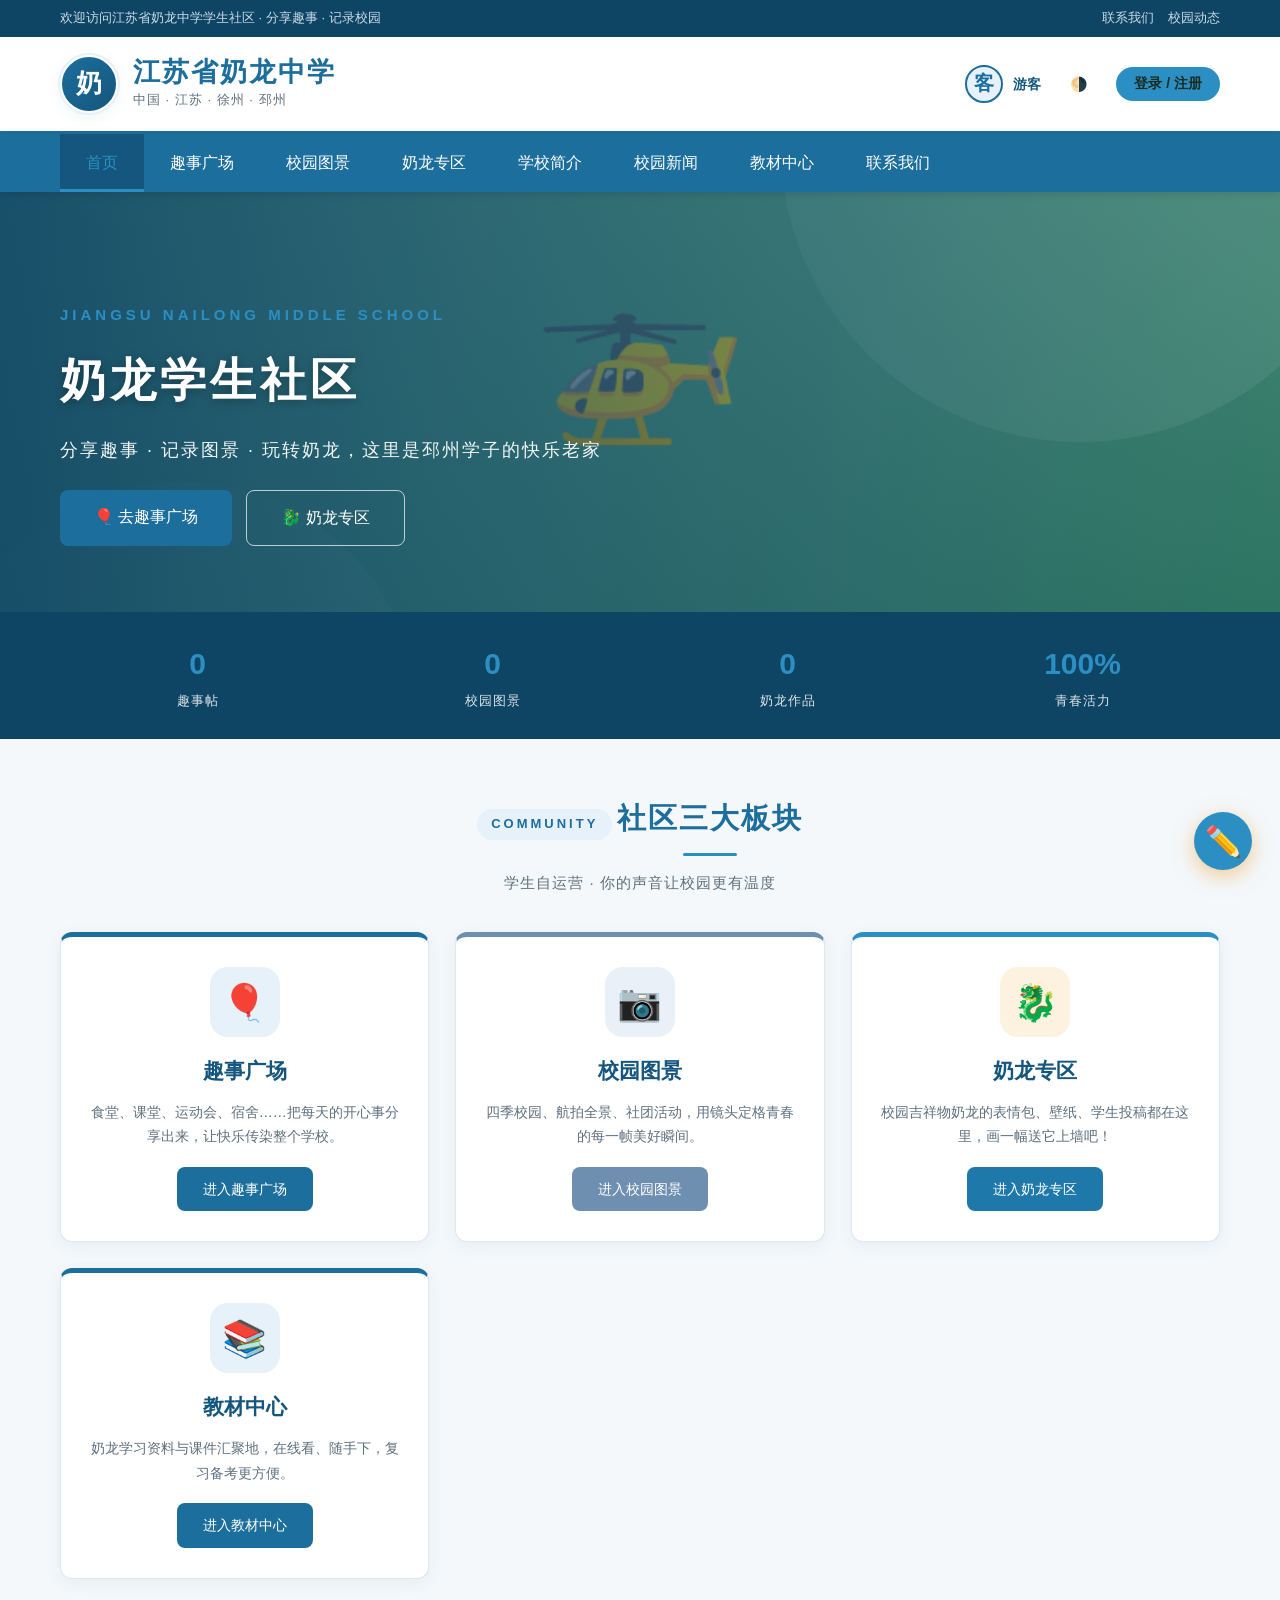
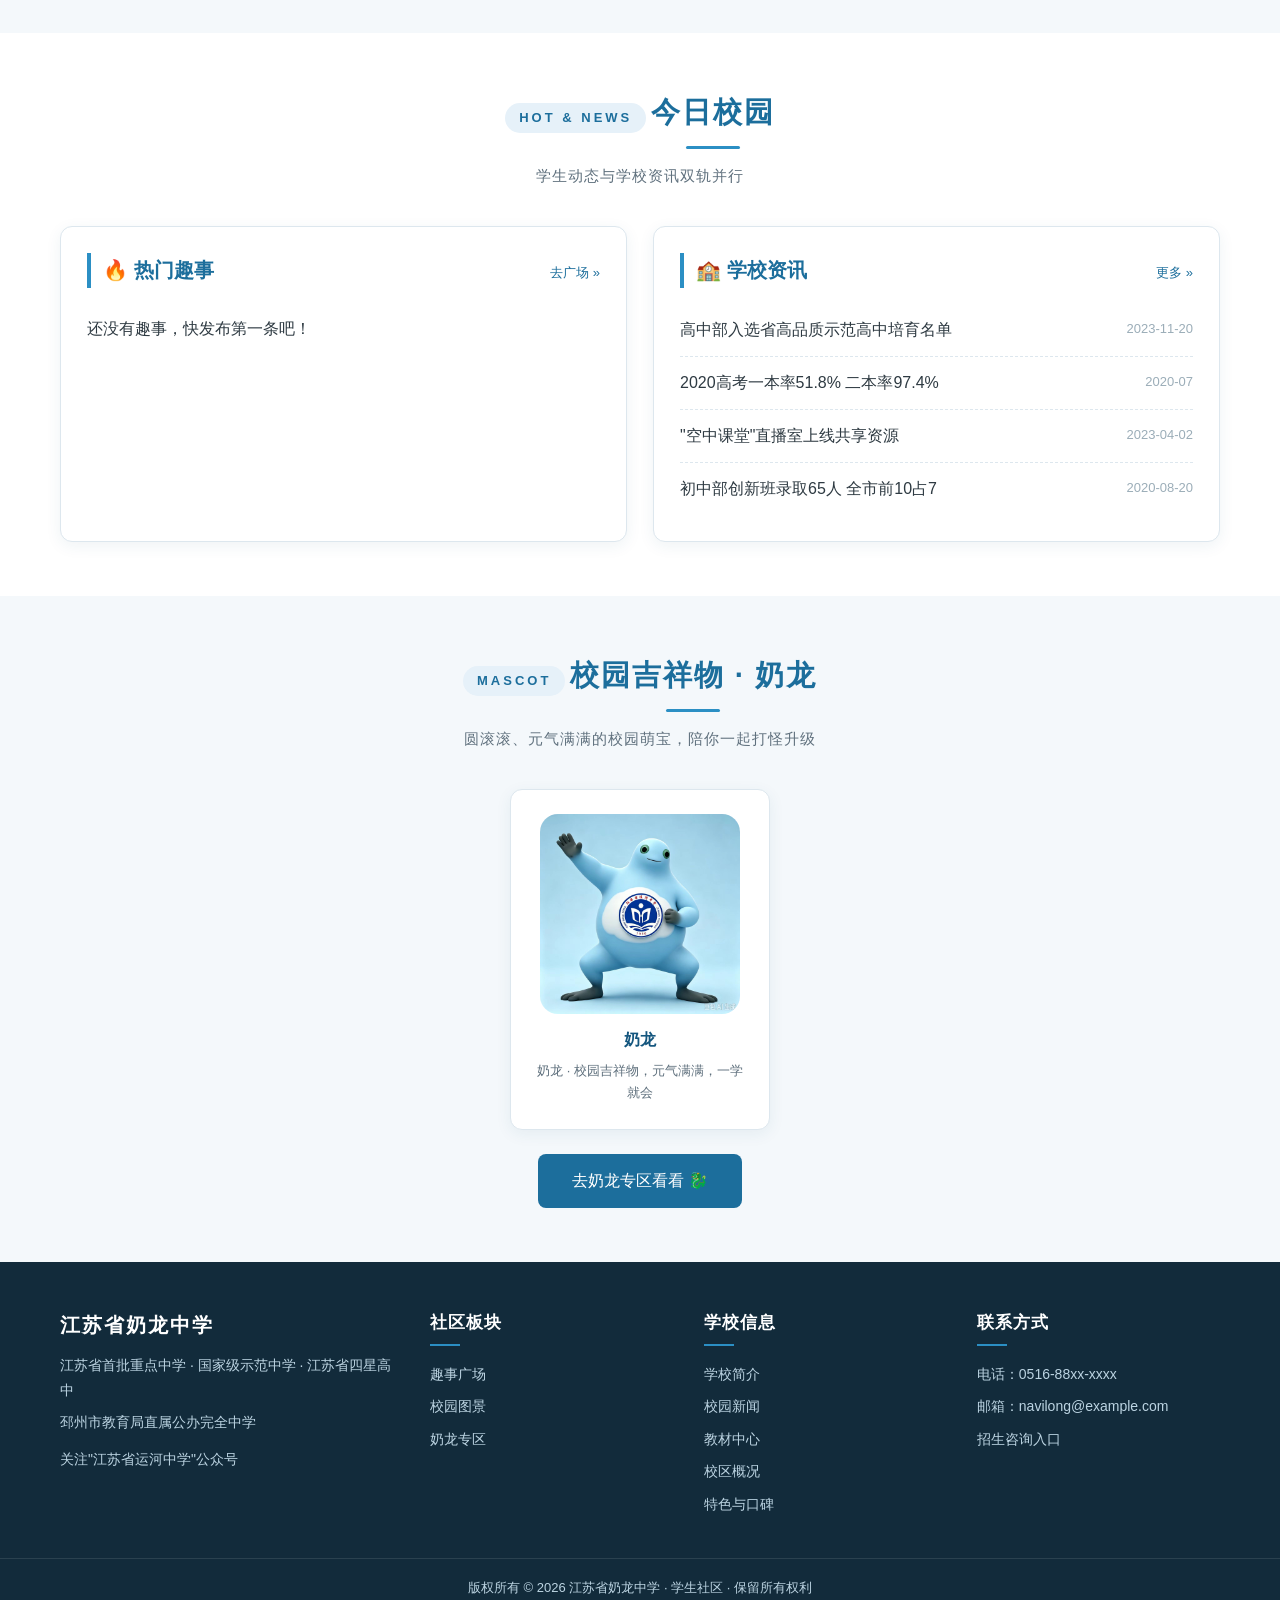
<file: index.html>
<!DOCTYPE html>
<html lang="zh-CN">
<head>
  <meta charset="UTF-8">
  <meta name="viewport" content="width=device-width, initial-scale=1.0">
  <title>江苏省奶龙中学 · 学生社区</title>
  <meta name="description" content="江苏省奶龙中学学生社区：分享校园趣事、记录校园图景、玩转奶龙吉祥物。学校为江苏省首批重点中学、国家级示范中学、江苏省四星高中，坐落于徐州市邳州市。">
  <link rel="stylesheet" href="css/style.css">
  <link rel="stylesheet" href="css/community.css">
</head>
<body>

  <site-header></site-header>

  <!-- 主页横幅 -->
  <section class="hero">
    <div class="hero-bg" style="background-image:url('images/scene-aerial.svg');"></div>
    <div class="hero-overlay"></div>
    <div class="container">
      <div class="hero-text">
        <div class="tagline">JIANGSU NAILONG MIDDLE SCHOOL</div>
        <h2>奶龙学生社区</h2>
        <p>分享趣事 · 记录图景 · 玩转奶龙，这里是邳州学子的快乐老家</p>
        <div class="hero-cta">
          <a class="btn" href="stories.html">🎈 去趣事广场</a>
          <a class="btn ghost" href="nailong.html">🐉 奶龙专区</a>
        </div>
      </div>
    </div>
  </section>

  <!-- 社区统计 -->
  <div class="stat-strip">
    <div class="container">
      <div><div class="count" id="bc-stories">0</div><div class="label">趣事帖</div></div>
      <div><div class="count" id="bc-gallery">0</div><div class="label">校园图景</div></div>
      <div><div class="count" id="bc-nailong">0</div><div class="label">奶龙作品</div></div>
      <div><div class="count">100%</div><div class="label">青春活力</div></div>
    </div>
  </div>

  <!-- 三大板块入口 -->
  <section class="section">
    <div class="container">
      <div class="section-title">
        <span class="eyebrow">COMMUNITY</span>
        <h3>社区三大板块</h3>
        <p>学生自运营 · 你的声音让校园更有温度</p>
      </div>
      <div class="community-entrance">
        <a class="entrance-card" href="stories.html">
          <div class="pic">🎈</div>
          <h4>趣事广场</h4>
          <p>食堂、课堂、运动会、宿舍……把每天的开心事分享出来，让快乐传染整个学校。</p>
          <span class="btn">进入趣事广场</span>
        </a>
        <a class="entrance-card" href="gallery.html" style="border-top-color:#6f8fb0;">
          <div class="pic" style="background:#e9f0f7;">📷</div>
          <h4>校园图景</h4>
          <p>四季校园、航拍全景、社团活动，用镜头定格青春的每一帧美好瞬间。</p>
          <span class="btn" style="background:#6f8fb0;">进入校园图景</span>
        </a>
        <a class="entrance-card" href="nailong.html" style="border-top-color:var(--accent);">
          <div class="pic" style="background:#fdf1df;">🐉</div>
          <h4>奶龙专区</h4>
          <p>校园吉祥物奶龙的表情包、壁纸、学生投稿都在这里，画一幅送它上墙吧！</p>
          <span class="btn" style="background:var(--accent-dark);">进入奶龙专区</span>
        </a>
        <a class="entrance-card" href="textbook.html" style="border-top-color:#1c6e9c;">
          <div class="pic" style="background:#e6f1f9;">📚</div>
          <h4>教材中心</h4>
          <p>奶龙学习资料与课件汇聚地，在线看、随手下，复习备考更方便。</p>
          <span class="btn" style="background:#1c6e9c;">进入教材中心</span>
        </a>
      </div>
    </div>
  </section>

  <!-- 热门趣事 + 学校资讯双轨 -->
  <section class="section" style="background:#fff;">
    <div class="container">
      <div class="section-title">
        <span class="eyebrow">HOT &amp; NEWS</span>
        <h3>今日校园</h3>
        <p>学生动态与学校资讯双轨并行</p>
      </div>
      <div class="dual-grid">
        <div class="panel">
          <div class="panel-head">
            <h4>🔥 热门趣事</h4>
            <a class="more" href="stories.html">去广场 &raquo;</a>
          </div>
          <ul class="mini-list" id="miniStories"></ul>
        </div>
        <div class="panel">
          <div class="panel-head">
            <h4>🏫 学校资讯</h4>
            <a class="more" href="news.html">更多 &raquo;</a>
          </div>
          <ul class="news-list">
            <li><span><a href="news.html">高中部入选省高品质示范高中培育名单</a></span><span class="date">2023-11-20</span></li>
            <li><span><a href="news.html">2020高考一本率51.8% 二本率97.4%</a></span><span class="date">2020-07</span></li>
            <li><span><a href="news.html">"空中课堂"直播室上线共享资源</a></span><span class="date">2023-04-02</span></li>
            <li><span><a href="campus.html">初中部创新班录取65人 全市前10占7</a></span><span class="date">2020-08-20</span></li>
          </ul>
        </div>
      </div>
    </div>
  </section>

  <!-- 奶龙预热 -->
  <section class="section">
    <div class="container">
      <div class="section-title">
        <span class="eyebrow">MASCOT</span>
        <h3>校园吉祥物 · 奶龙</h3>
        <p>圆滚滚、元气满满的校园萌宝，陪你一起打怪升级</p>
      </div>
      <div style="text-align:center;">
        <div class="mascot-card" style="display:inline-block;max-width:260px;margin:0 auto;">
          <img src="images/mascot-a.jpg" alt="校园吉祥物奶龙" style="width:200px;height:200px;object-fit:cover;border-radius:18px;">
          <h4>奶龙</h4>
          <p>奶龙 · 校园吉祥物，元气满满，一学就会</p>
        </div>
        <div style="margin-top:24px;">
          <a class="btn" href="nailong.html">去奶龙专区看看 🐉</a>
        </div>
      </div>
    </div>
  </section>

  <site-footer></site-footer>

  <div class="float-actions">
    <button class="fab" id="fabCompose" title="发布趣事">✏️</button>
  </div>

  <script src="js/layout.js"></script>
  <script src="js/config.js"></script>
  <script src="js/community.js"></script>
  <script src="js/main.js"></script>
</body>
</html>
</file>
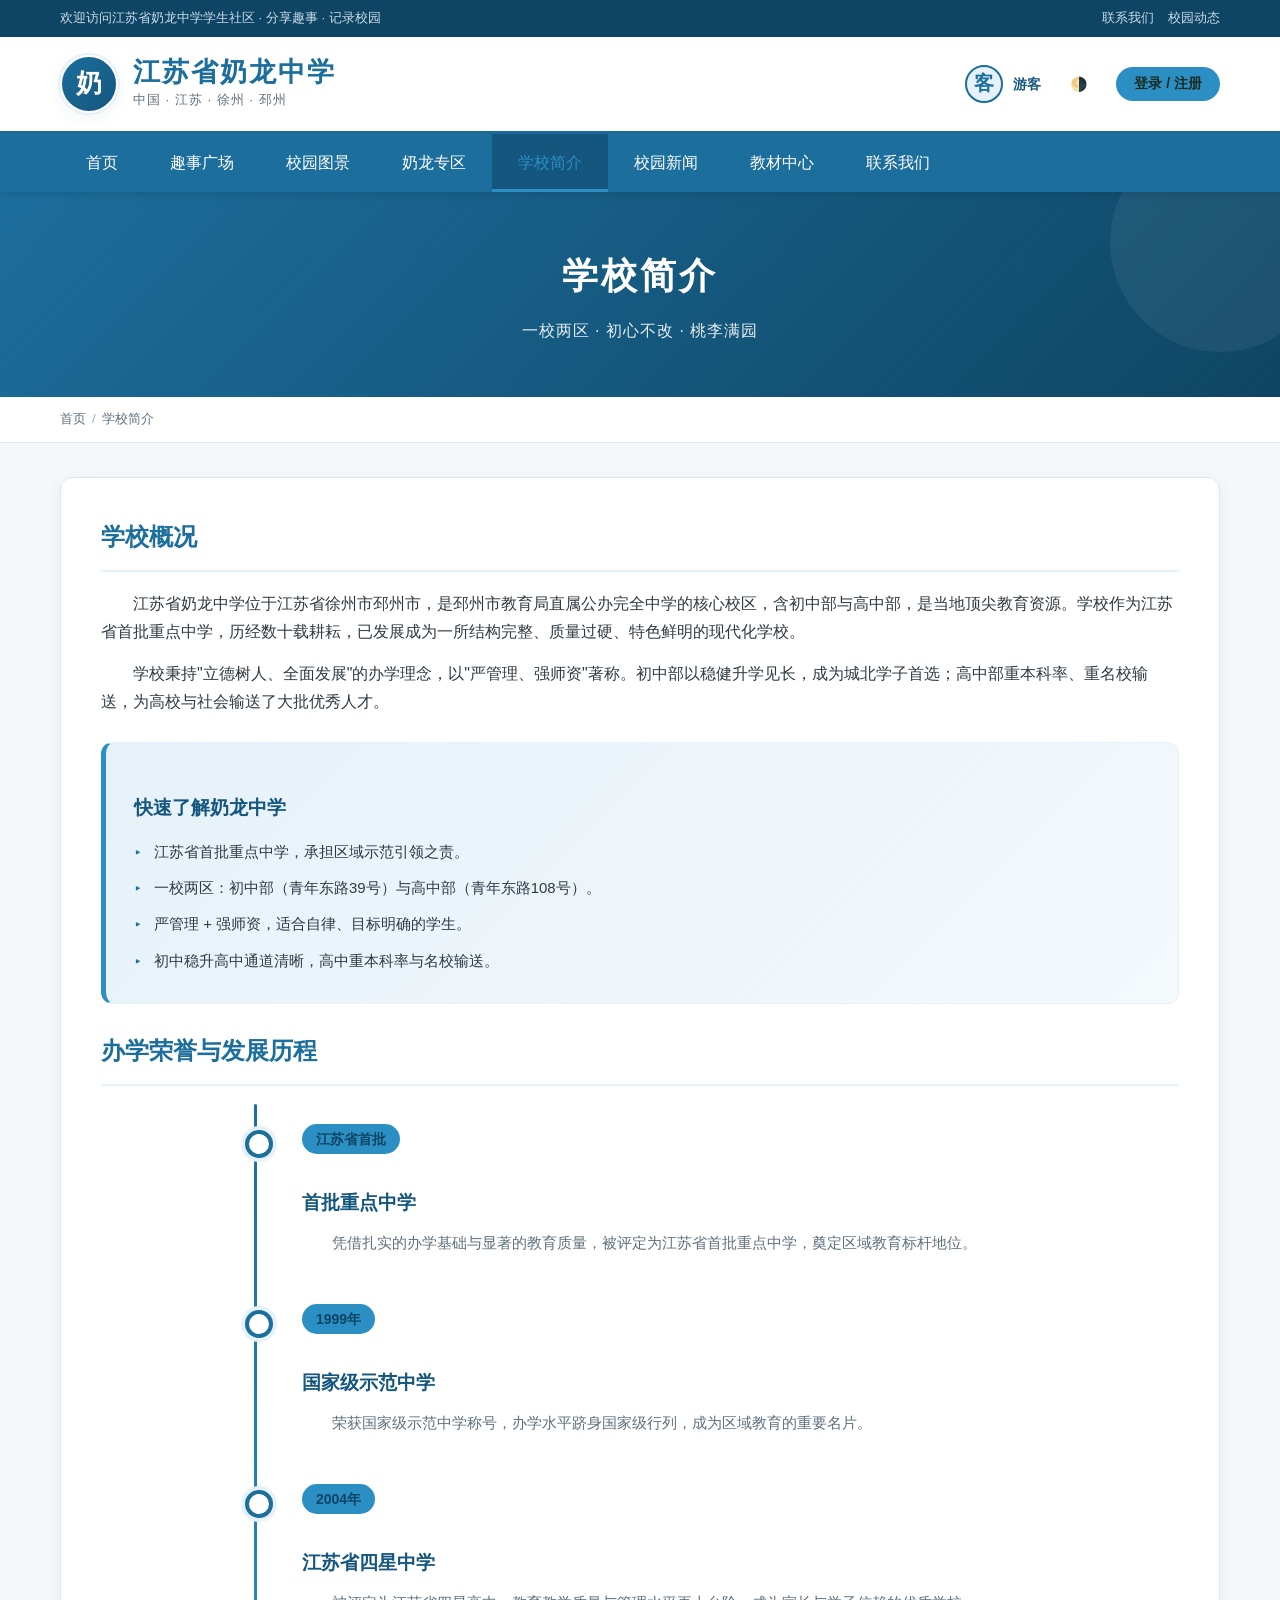
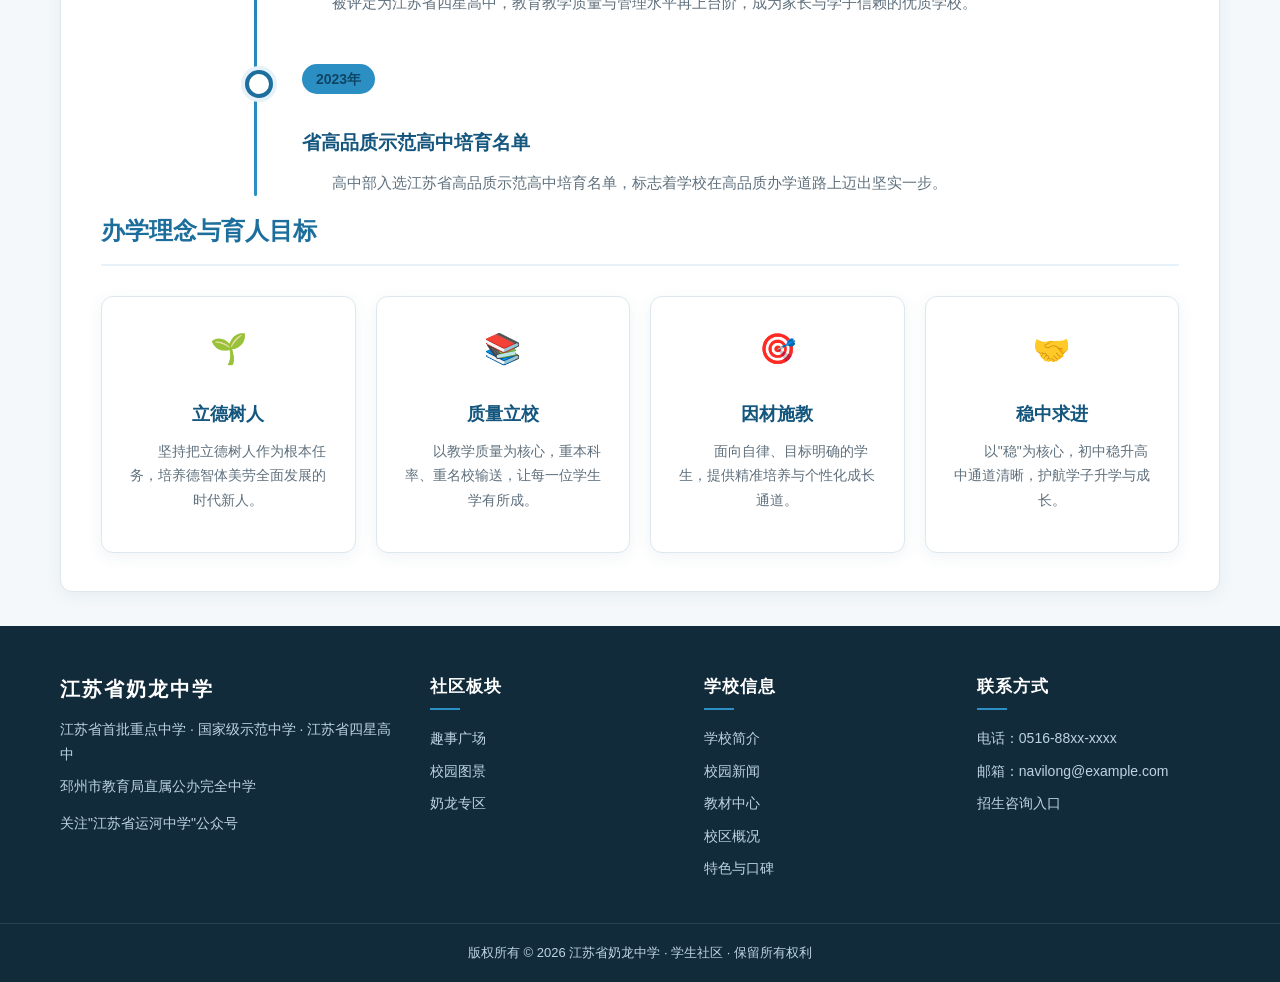
<file: about.html>
<!DOCTYPE html>
<html lang="zh-CN">
<head>
  <meta charset="UTF-8">
  <meta name="viewport" content="width=device-width, initial-scale=1.0">
  <title>学校简介 - 江苏省奶龙中学</title>
  <meta name="description" content="江苏省奶龙中学历史沿革：江苏省首批重点中学、1999年国家级示范中学、2004年江苏省四星高中，2023年入选省高品质示范高中培育名单。">
  <link rel="stylesheet" href="css/style.css">
  <link rel="stylesheet" href="css/community.css">
</head>
<body>

  <site-header></site-header>

  <!-- 子页面横幅 -->
  <section class="page-banner">
    <h2>学校简介</h2>
    <p>一校两区 · 初心不改 · 桃李满园</p>
  </section>

  <!-- 面包屑 -->
  <div class="crumbs">
    <div class="container">
      <a href="index.html">首页</a><span class="sep">/</span>学校简介
    </div>
  </div>

  <!-- 简介正文 -->
  <div class="container">
    <div class="content">
      <h3>学校概况</h3>
      <p>
        江苏省奶龙中学位于江苏省徐州市邳州市，是邳州市教育局直属公办完全中学的核心校区，含初中部与高中部，是当地顶尖教育资源。学校作为江苏省首批重点中学，历经数十载耕耘，已发展成为一所结构完整、质量过硬、特色鲜明的现代化学校。
      </p>
      <p>
        学校秉持"立德树人、全面发展"的办学理念，以"严管理、强师资"著称。初中部以稳健升学见长，成为城北学子首选；高中部重本科率、重名校输送，为高校与社会输送了大批优秀人才。
      </p>

      <div class="callout">
        <h4>快速了解奶龙中学</h4>
        <ul>
          <li>江苏省首批重点中学，承担区域示范引领之责。</li>
          <li>一校两区：初中部（青年东路39号）与高中部（青年东路108号）。</li>
          <li>严管理 + 强师资，适合自律、目标明确的学生。</li>
          <li>初中稳升高中通道清晰，高中重本科率与名校输送。</li>
        </ul>
      </div>

      <h3>办学荣誉与发展历程</h3>
      <div class="timeline">
        <div class="timeline-item">
          <span class="year">江苏省首批</span>
          <h4>首批重点中学</h4>
          <p>凭借扎实的办学基础与显著的教育质量，被评定为江苏省首批重点中学，奠定区域教育标杆地位。</p>
        </div>
        <div class="timeline-item">
          <span class="year">1999年</span>
          <h4>国家级示范中学</h4>
          <p>荣获国家级示范中学称号，办学水平跻身国家级行列，成为区域教育的重要名片。</p>
        </div>
        <div class="timeline-item">
          <span class="year">2004年</span>
          <h4>江苏省四星中学</h4>
          <p>被评定为江苏省四星高中，教育教学质量与管理水平再上台阶，成为家长与学子信赖的优质学校。</p>
        </div>
        <div class="timeline-item">
          <span class="year">2023年</span>
          <h4>省高品质示范高中培育名单</h4>
          <p>高中部入选江苏省高品质示范高中培育名单，标志着学校在高品质办学道路上迈出坚实一步。</p>
        </div>
      </div>

      <h3>办学理念与育人目标</h3>
      <div class="values">
        <div class="value-item">
          <div class="icon">🌱</div>
          <h4>立德树人</h4>
          <p>坚持把立德树人作为根本任务，培养德智体美劳全面发展的时代新人。</p>
        </div>
        <div class="value-item">
          <div class="icon">📚</div>
          <h4>质量立校</h4>
          <p>以教学质量为核心，重本科率、重名校输送，让每一位学生学有所成。</p>
        </div>
        <div class="value-item">
          <div class="icon">🎯</div>
          <h4>因材施教</h4>
          <p>面向自律、目标明确的学生，提供精准培养与个性化成长通道。</p>
        </div>
        <div class="value-item">
          <div class="icon">🤝</div>
          <h4>稳中求进</h4>
          <p>以"稳"为核心，初中稳升高中通道清晰，护航学子升学与成长。</p>
        </div>
      </div>
    </div>
  </div>

  <!-- 页脚 -->
  <site-footer></site-footer>

  <script src="js/layout.js"></script>
  <script src="js/config.js"></script>
  <script src="js/community.js"></script>
  <script src="js/main.js"></script>
</body>
</html>
</file>
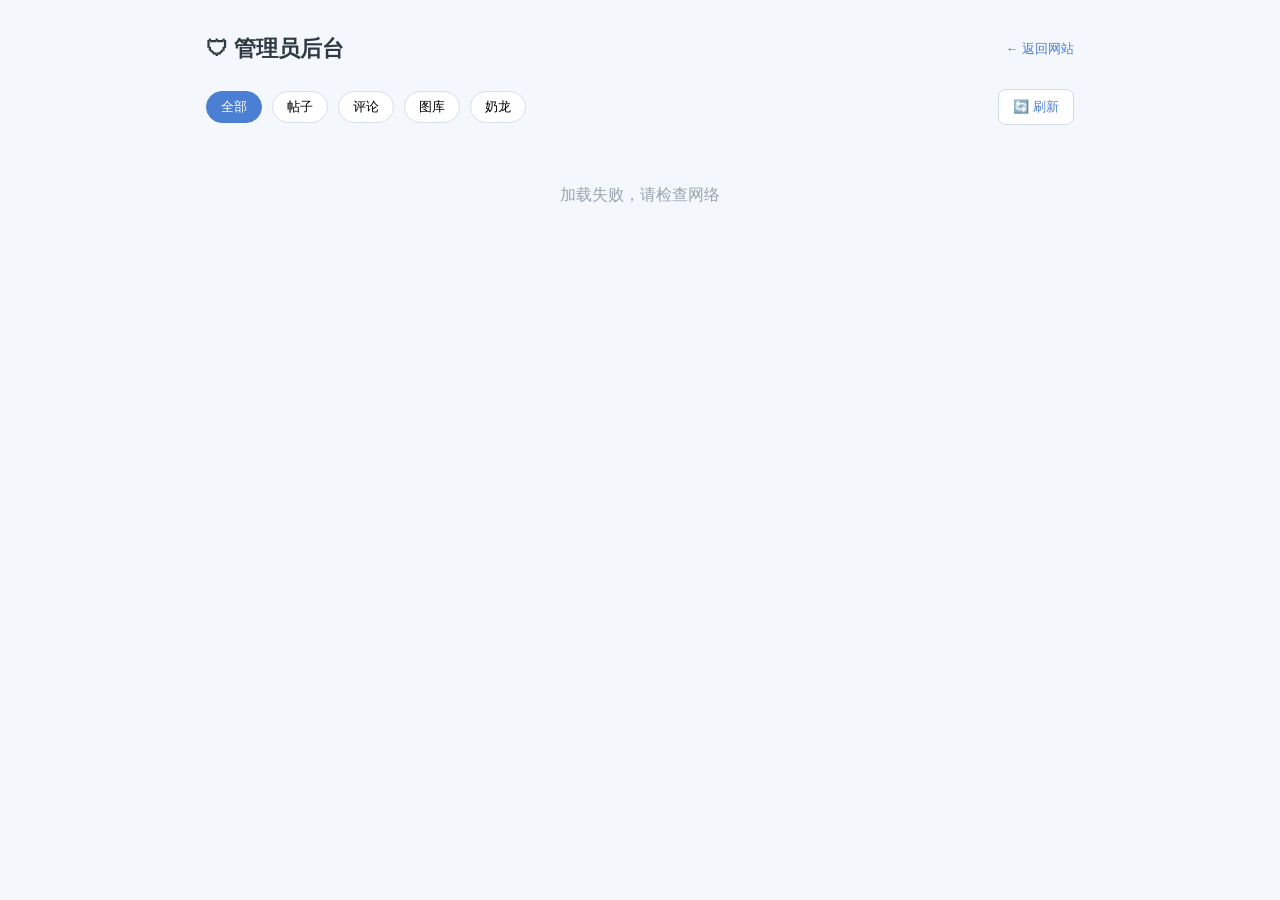
<file: admin.html>
<!DOCTYPE html>
<html lang="zh-CN">
<head>
<meta charset="UTF-8">
<meta name="viewport" content="width=device-width, initial-scale=1.0">
<title>管理员后台 · 奶龙社区</title>
<link rel="stylesheet" href="css/style.css">
<style>
  body { background:#f4f7fb; }
  .admin-wrap { max-width:900px; margin:0 auto; padding:30px 16px; }
  .admin-head { display:flex; align-items:center; justify-content:space-between; margin-bottom:20px; }
  .admin-head h1 { font-size:22px; }
  .admin-card { background:#fff; border-radius:14px; padding:18px 20px; box-shadow:0 2px 10px rgba(0,0,0,.06); margin-bottom:16px; }
  .admin-card .row { display:flex; align-items:flex-start; justify-content:space-between; gap:12px; }
  .admin-card .meta { font-size:13px; color:#8a94a0; margin-top:6px; }
  .admin-card .preview { margin-top:8px; padding:10px 12px; background:#f7f9fc; border-radius:8px; font-size:14px; color:#333; }
  .btn-danger { background:#e05252; color:#fff; border:none; padding:8px 14px; border-radius:8px; cursor:pointer; font-size:13px; }
  .btn-danger:hover { background:#c93f3f; }
  .btn-ghost { background:#fff; color:#4a7fd4; border:1px solid #cfdbea; padding:8px 14px; border-radius:8px; cursor:pointer; font-size:13px; }
  .empty { text-align:center; color:#9aa5b0; padding:40px 0; }
  .bar { display:flex; gap:10px; flex-wrap:wrap; align-items:center; margin-bottom:16px; }
  .pill { padding:6px 14px; border-radius:20px; font-size:13px; cursor:pointer; border:1px solid #d5e0ee; background:#fff; }
  .pill.active { background:#4a7fd4; color:#fff; border-color:#4a7fd4; }
  details { margin-top:8px; }
  details summary { cursor:pointer; color:#4a7fd4; font-size:13px; }
  .detail-box { margin-top:8px; padding:10px 12px; background:#f7f9fc; border-radius:8px; font-size:13px; color:#444; white-space:pre-wrap; word-break:break-word; }
  .tag { font-size:12px; padding:2px 8px; border-radius:10px; background:#eef2f8; color:#5a6b81; }
</style>
</head>
<body>
<div class="admin-wrap">
  <div class="admin-head">
    <h1>🛡 管理员后台</h1>
    <a href="index.html" style="font-size:13px;color:#4a7fd4;text-decoration:none;">← 返回网站</a>
  </div>

  <div class="bar">
    <button class="pill active" data-f="all">全部</button>
    <button class="pill" data-f="post">帖子</button>
    <button class="pill" data-f="comment">评论</button>
    <button class="pill" data-f="gallery">图库</button>
    <button class="pill" data-f="nailong">奶龙</button>
    <button class="btn-ghost" id="refreshBtn" style="margin-left:auto;">🔄 刷新</button>
  </div>

  <div id="list"></div>
</div>

<script src="js/config.js"></script>
<script>
(function () {
  'use strict';
  var SUPA = window.NL_CONFIG.supabaseUrl;
  var KEY = window.NL_CONFIG.supabaseKey;
  function sup(path, opts) {
    var headers = { 'apikey': KEY, 'Authorization': 'Bearer ' + KEY, 'Content-Type': 'application/json', 'Prefer': 'return=minimal' };
    return fetch(SUPA + '/rest/v1/' + path, Object.assign({ headers: headers }, opts || {}));
  }
  var kindName = { post: '帖子', comment: '评论', gallery: '图库', nailong: '奶龙' };
  var kindTable = { post: 'posts', comment: 'comments', gallery: 'gallery', nailong: 'nailong' };
  var filter = 'all';
  var list = document.getElementById('list');

  function timeAgo(t) {
    var s = (Date.now() - new Date(t).getTime()) / 1000;
    if (s < 60) return '刚刚';
    if (s < 3600) return Math.floor(s / 60) + ' 分钟前';
    if (s < 86400) return Math.floor(s / 3600) + ' 小时前';
    return new Date(t).toLocaleString('zh-CN');
  }

  function loadReports() {
    list.innerHTML = '<div class="empty">加载中…</div>';
    sup('reports?select=*&order=created.desc')
      .then(function (r) { return r.json(); })
      .then(function (rows) {
        if (!Array.isArray(rows)) { list.innerHTML = '<div class="empty">读取失败</div>'; return; }
        if (!rows.length) { list.innerHTML = '<div class="empty">🎉 暂无举报</div>'; return; }
        var arr = rows;
        if (filter !== 'all') arr = arr.filter(function (x) { return x.kind === filter; });
        if (!arr.length) { list.innerHTML = '<div class="empty">该分类暂无举报</div>'; return; }
        list.innerHTML = arr.map(reportCard).join('');
        bindActions();
      })
      .catch(function () { list.innerHTML = '<div class="empty">加载失败，请检查网络</div>'; });
  }

  function reportCard(r) {
    var id = r.id;
    var safeId = String(id);
    return '<div class="admin-card" data-rid="' + safeId + '">' +
      '<div class="row">' +
        '<div><span class="tag">' + (kindName[r.kind] || r.kind) + '</span> ' +
          '<strong>' + escapeHtml((r.preview || '(无预览)')) + '</strong></div>' +
        '<div style="display:flex;gap:8px;flex-shrink:0;">' +
          '<button class="btn-ghost" data-view="' + safeId + '">查看</button>' +
          '<button class="btn-danger" data-del="' + safeId + '">删除</button>' +
        '</div>' +
      '</div>' +
      '<div class="meta">举报ID：' + (r.target_id || '-') + ' · 时间：' + timeAgo(r.created) + '</div>' +
      '<div class="detail-box" id="detail-' + safeId + '" style="display:none;">加载中…</div>' +
    '</div>';
  }

  function escapeHtml(s) {
    return String(s == null ? '' : s).replace(/[&<>"']/g, function (m) {
      return { '&': '&amp;', '<': '&lt;', '>': '&gt;', '"': '&quot;', "'": '&#39;' }[m];
    });
  }

  function bindActions() {
    var cards = list.querySelectorAll('.admin-card');
    cards.forEach(function (card) {
      var rid = card.getAttribute('data-rid');
      var view = card.querySelector('[data-view]');
      var del = card.querySelector('[data-del]');
      if (view) view.addEventListener('click', function () { toggleDetail(rid, card); });
      if (del) del.addEventListener('click', function () { doDelete(rid, card); });
    });
  }

  function findReport(rid, cb) {
    sup('reports?select=*&id=eq.' + encodeURIComponent(rid))
      .then(function (r) { return r.json(); })
      .then(function (rows) {
        var r = (Array.isArray(rows) && rows[0]) ? rows[0] : null;
        if (r) { cb(r); } else { alert('未找到该举报记录'); }
      })
      .catch(function () { alert('查找失败'); });
  }

  function toggleDetail(rid, card) {
    var box = document.getElementById('detail-' + rid);
    if (!box) return;
    if (box.style.display !== 'none') { box.style.display = 'none'; return; }
    box.style.display = 'block';
    findReport(rid, function (r) {
      var table = kindTable[r.kind];
      var id = r.target_id;
      if (!table || !id) { box.textContent = '（找不到对应内容引用）'; return; }
      sup(table + '?select=*&id=eq.' + encodeURIComponent(id))
        .then(function (resp) { return resp.json(); })
        .then(function (rows) {
          var item = (Array.isArray(rows) && rows[0]) ? rows[0] : null;
          if (!item) { box.textContent = '（原内容已被删除或不存在）'; return; }
          var txt = '';
          if (r.kind === 'post') txt = '标题：' + (item.title || '') + '\n正文：' + (item.body || '');
          else if (r.kind === 'comment') txt = '评论：' + (item.text || '') + '（by ' + (item.author_name || '') + '）';
          else if (r.kind === 'gallery') txt = '图片标题：' + (item.title || '') + '\n作者：' + (item.author || '');
          else if (r.kind === 'nailong') txt = '标题：' + (item.title || '') + '\n作者：' + (item.author || '');
          box.textContent = txt || '（内容为空）';
        })
        .catch(function () { box.textContent = '读取原文失败'; });
    });
  }

  function doDelete(rid, card) {
    if (!confirm('确定要删除这条被举报内容吗？删除后全网都会消失。')) return;
    findReport(rid, function (r) {
      var table = kindTable[r.kind];
      var id = r.target_id;
      var steps = [];
      if (table && id) {
        steps.push(sup(table + '?id=eq.' + encodeURIComponent(id), { method: 'DELETE' }));
      }
      // 若删除的是帖子，顺带删其评论
      if (r.kind === 'post' && id) {
        steps.push(sup('comments?post_id=eq.' + encodeURIComponent(id), { method: 'DELETE' }));
      }
      // 删除举报记录
      steps.push(sup('reports?id=eq.' + encodeURIComponent(rid), { method: 'DELETE' }));
      Promise.all(steps)
        .then(function () { alert('已删除 ✅'); loadReports(); })
        .catch(function () { alert('删除出错，请重试'); });
    });
  }

  // 过滤器
  document.querySelectorAll('.pill').forEach(function (p) {
    p.addEventListener('click', function () {
      document.querySelectorAll('.pill').forEach(function (x) { x.classList.remove('active'); });
      p.classList.add('active');
      filter = p.getAttribute('data-f');
      loadReports();
    });
  });

  document.getElementById('refreshBtn').addEventListener('click', loadReports);

  loadReports();
})();
</script>
</body>
</html>
</file>
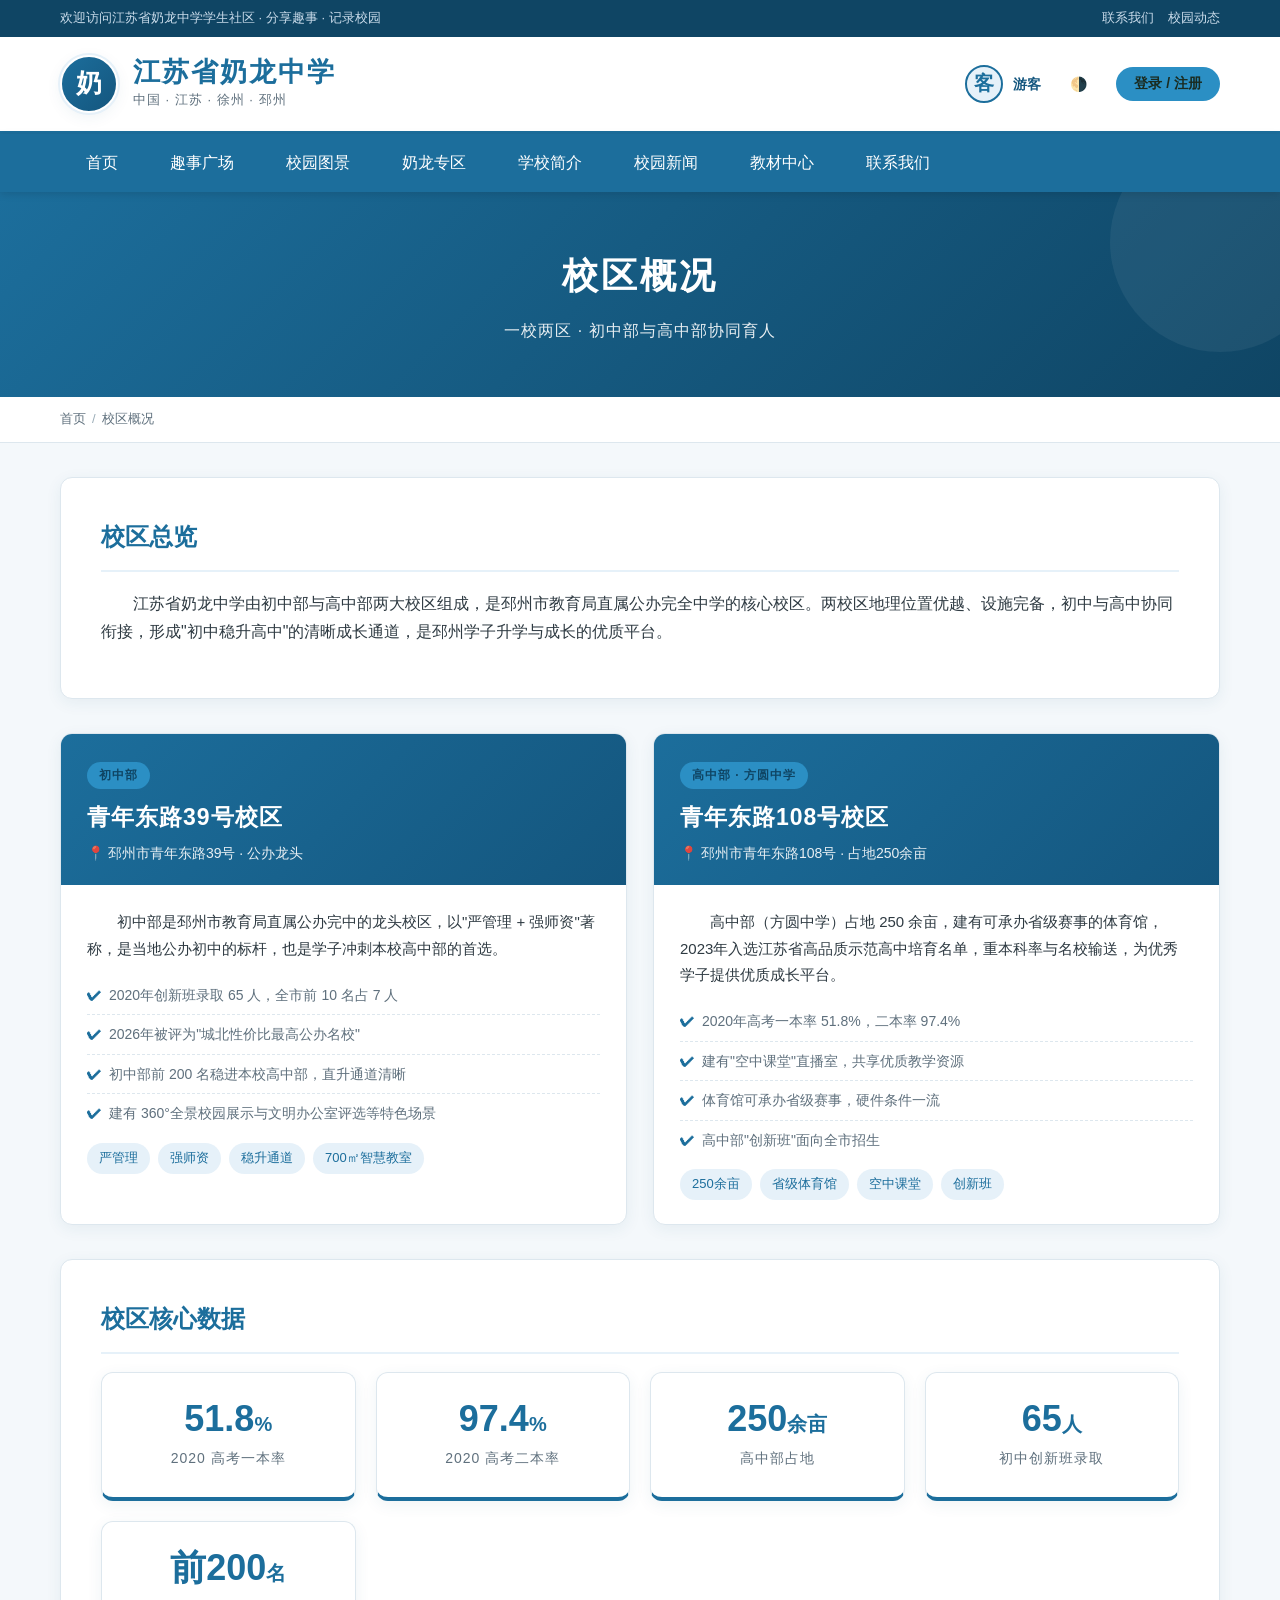
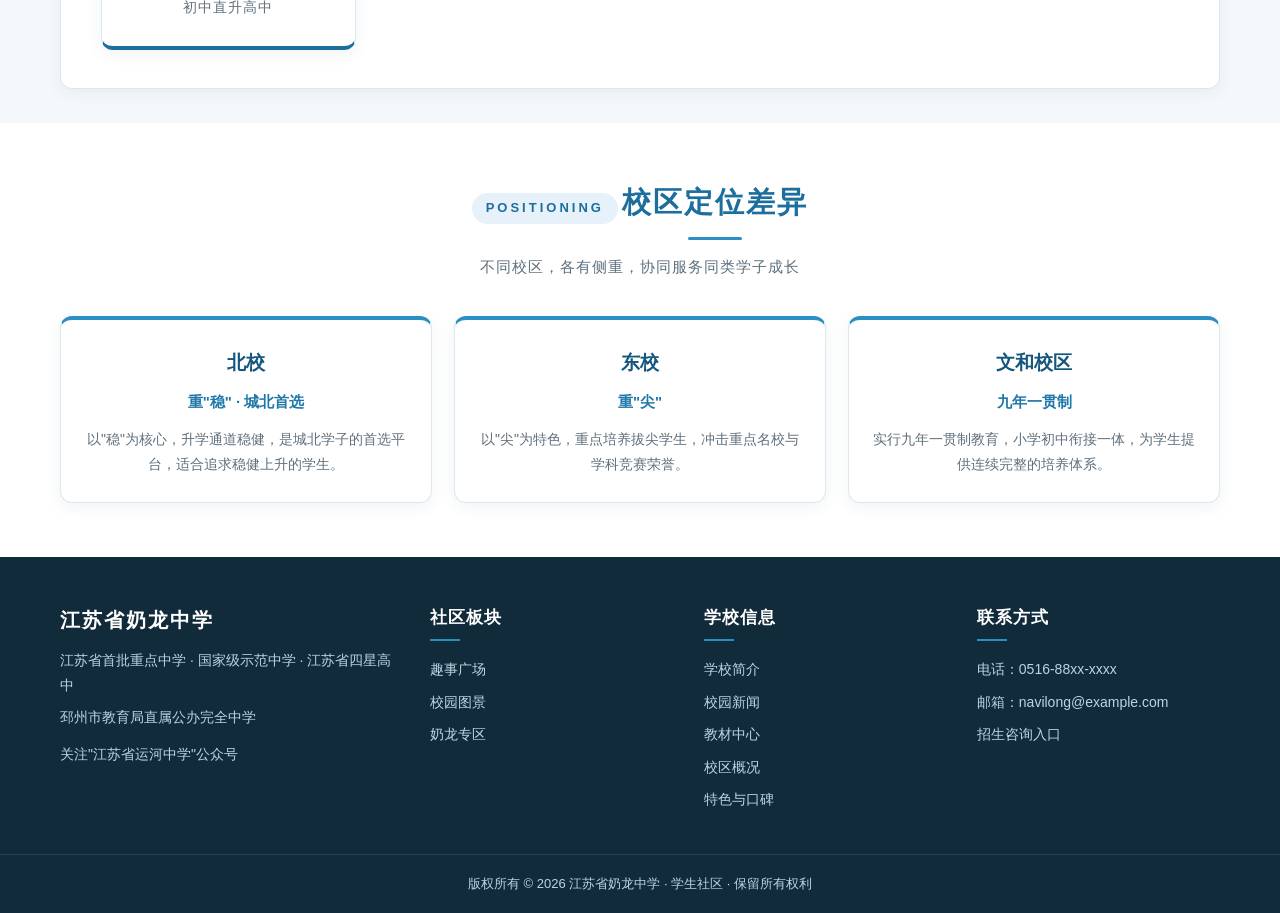
<file: campus.html>
<!DOCTYPE html>
<html lang="zh-CN">
<head>
  <meta charset="UTF-8">
  <meta name="viewport" content="width=device-width, initial-scale=1.0">
  <title>校区概况 - 江苏省奶龙中学</title>
  <meta name="description" content="江苏省奶龙中学一校两区：初中部位于青年东路39号，高中部（方圆中学）位于青年东路108号，占地250余亩，含体育馆。">
  <link rel="stylesheet" href="css/style.css">
  <link rel="stylesheet" href="css/community.css">
</head>
<body>

  <site-header></site-header>

  <!-- 子页面横幅 -->
  <section class="page-banner">
    <h2>校区概况</h2>
    <p>一校两区 · 初中部与高中部协同育人</p>
  </section>

  <!-- 面包屑 -->
  <div class="crumbs">
    <div class="container">
      <a href="index.html">首页</a><span class="sep">/</span>校区概况
    </div>
  </div>

  <!-- 校区介绍 -->
  <div class="container">
    <div class="content">
      <h3>校区总览</h3>
      <p>
        江苏省奶龙中学由初中部与高中部两大校区组成，是邳州市教育局直属公办完全中学的核心校区。两校区地理位置优越、设施完备，初中与高中协同衔接，形成"初中稳升高中"的清晰成长通道，是邳州学子升学与成长的优质平台。
      </p>
    </div>

    <div class="campus-grid" style="margin-bottom:10px;">
      <div class="campus-card">
        <div class="campus-head">
          <span class="tag">初中部</span>
          <h4>青年东路39号校区</h4>
          <div class="addr">📍 邳州市青年东路39号 · 公办龙头</div>
        </div>
        <div class="campus-body">
          <p>
            初中部是邳州市教育局直属公办完中的龙头校区，以"严管理 + 强师资"著称，是当地公办初中的标杆，也是学子冲刺本校高中部的首选。
          </p>
          <ul class="points">
            <li>2020年创新班录取 65 人，全市前 10 名占 7 人</li>
            <li>2026年被评为"城北性价比最高公办名校"</li>
            <li>初中部前 200 名稳进本校高中部，直升通道清晰</li>
            <li>建有 360°全景校园展示与文明办公室评选等特色场景</li>
          </ul>
          <div class="tag-row">
            <span>严管理</span><span>强师资</span><span>稳升通道</span><span>700㎡智慧教室</span>
          </div>
        </div>
      </div>

      <div class="campus-card">
        <div class="campus-head">
          <span class="tag">高中部 · 方圆中学</span>
          <h4>青年东路108号校区</h4>
          <div class="addr">📍 邳州市青年东路108号 · 占地250余亩</div>
        </div>
        <div class="campus-body">
          <p>
            高中部（方圆中学）占地 250 余亩，建有可承办省级赛事的体育馆，2023年入选江苏省高品质示范高中培育名单，重本科率与名校输送，为优秀学子提供优质成长平台。
          </p>
          <ul class="points">
            <li>2020年高考一本率 51.8%，二本率 97.4%</li>
            <li>建有"空中课堂"直播室，共享优质教学资源</li>
            <li>体育馆可承办省级赛事，硬件条件一流</li>
            <li>高中部"创新班"面向全市招生</li>
          </ul>
          <div class="tag-row">
            <span>250余亩</span><span>省级体育馆</span><span>空中课堂</span><span>创新班</span>
          </div>
        </div>
      </div>
    </div>

    <!-- 数据亮点 -->
    <div class="content">
      <h3>校区核心数据</h3>
      <div class="data-cards">
        <div class="data-card">
          <div class="big">51.8<span class="unit">%</span></div>
          <div class="desc">2020 高考一本率</div>
        </div>
        <div class="data-card">
          <div class="big">97.4<span class="unit">%</span></div>
          <div class="desc">2020 高考二本率</div>
        </div>
        <div class="data-card">
          <div class="big">250<span class="unit">余亩</span></div>
          <div class="desc">高中部占地</div>
        </div>
        <div class="data-card">
          <div class="big">65<span class="unit">人</span></div>
          <div class="desc">初中创新班录取</div>
        </div>
        <div class="data-card">
          <div class="big">前200<span class="unit">名</span></div>
          <div class="desc">初中直升高中</div>
        </div>
      </div>
    </div>
  </div>

  <!-- 定位差异 -->
  <section class="section" style="background:#fff;">
    <div class="container">
      <div class="section-title">
        <span class="eyebrow">POSITIONING</span>
        <h3>校区定位差异</h3>
        <p>不同校区，各有侧重，协同服务同类学子成长</p>
      </div>
      <div class="diff-grid">
        <div class="diff-item">
          <h4>北校</h4>
          <div class="key">重"稳" · 城北首选</div>
          <p>以"稳"为核心，升学通道稳健，是城北学子的首选平台，适合追求稳健上升的学生。</p>
        </div>
        <div class="diff-item">
          <h4>东校</h4>
          <div class="key">重"尖"</div>
          <p>以"尖"为特色，重点培养拔尖学生，冲击重点名校与学科竞赛荣誉。</p>
        </div>
        <div class="diff-item">
          <h4>文和校区</h4>
          <div class="key">九年一贯制</div>
          <p>实行九年一贯制教育，小学初中衔接一体，为学生提供连续完整的培养体系。</p>
        </div>
      </div>
    </div>
  </section>

  <site-footer></site-footer>

  <script src="js/layout.js"></script>
  <script src="js/config.js"></script>
  <script src="js/community.js"></script>
  <script src="js/main.js"></script>
</body>
</html>
</file>
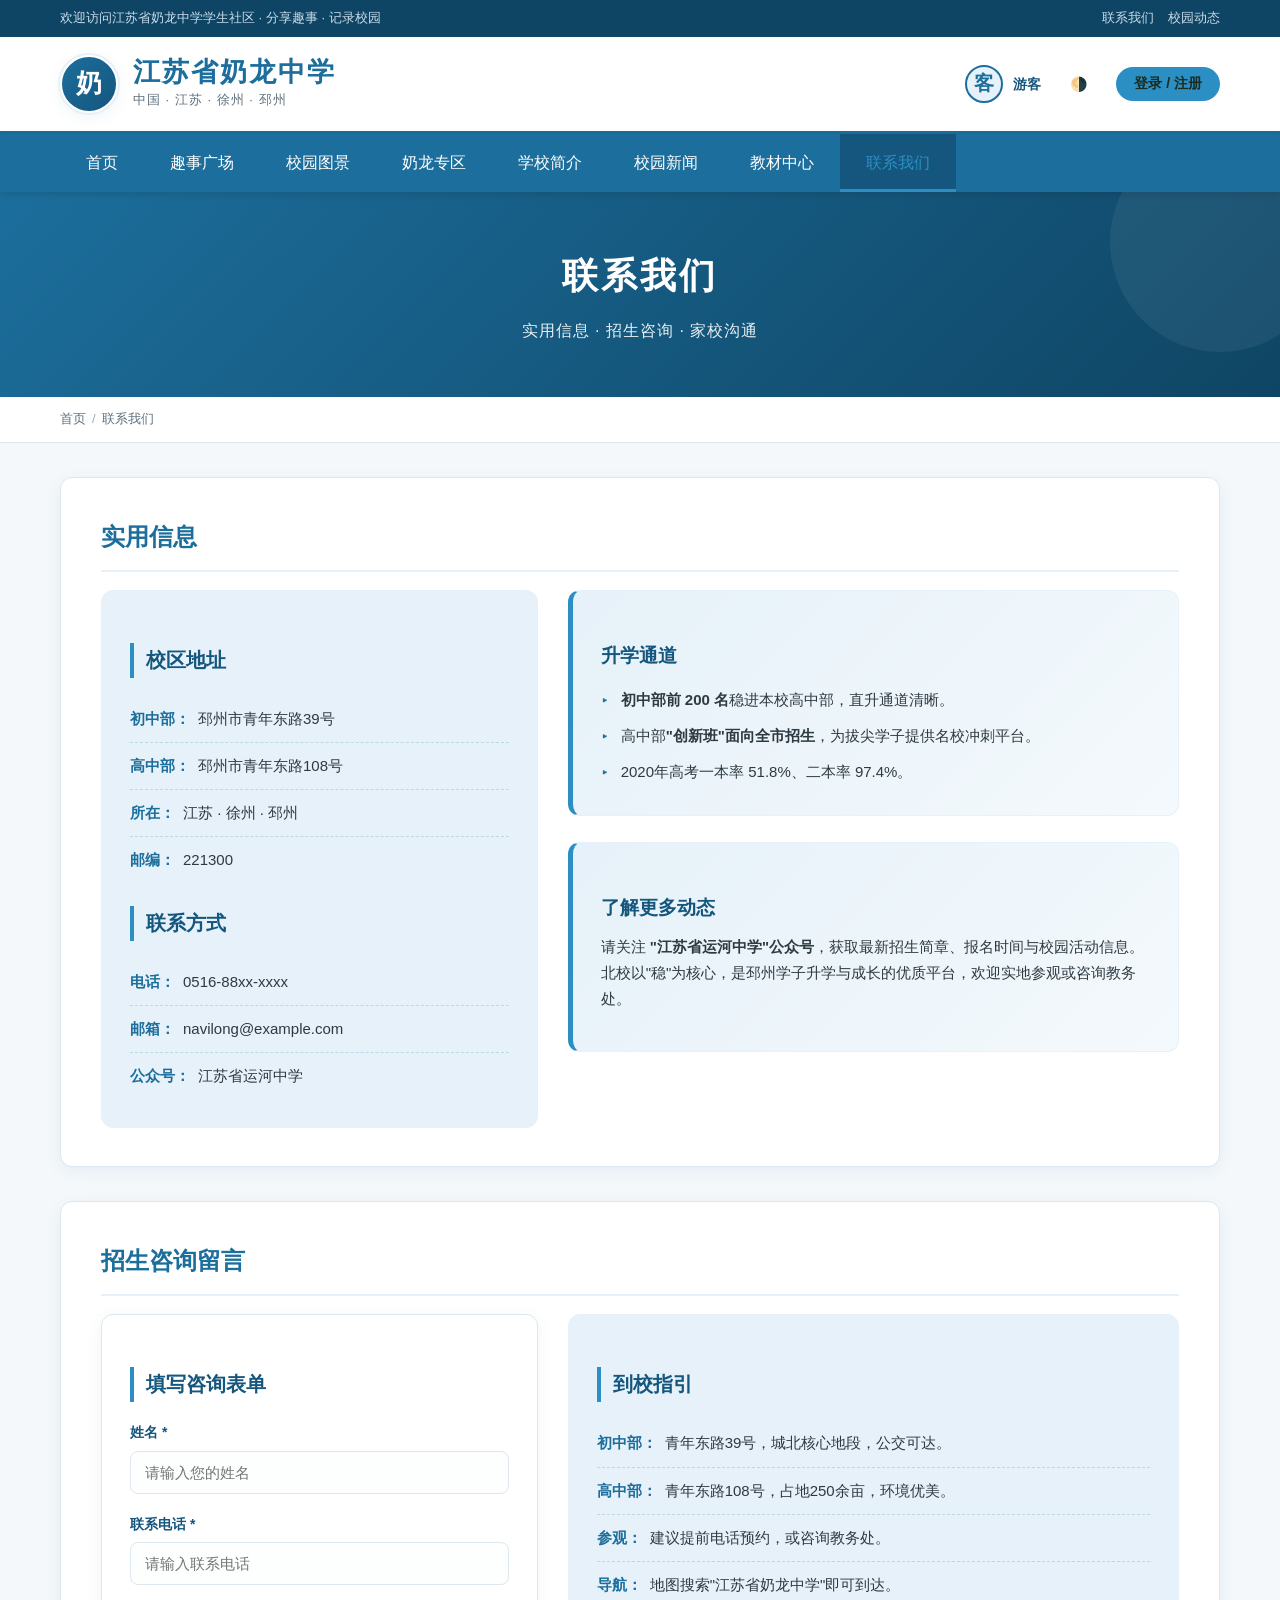
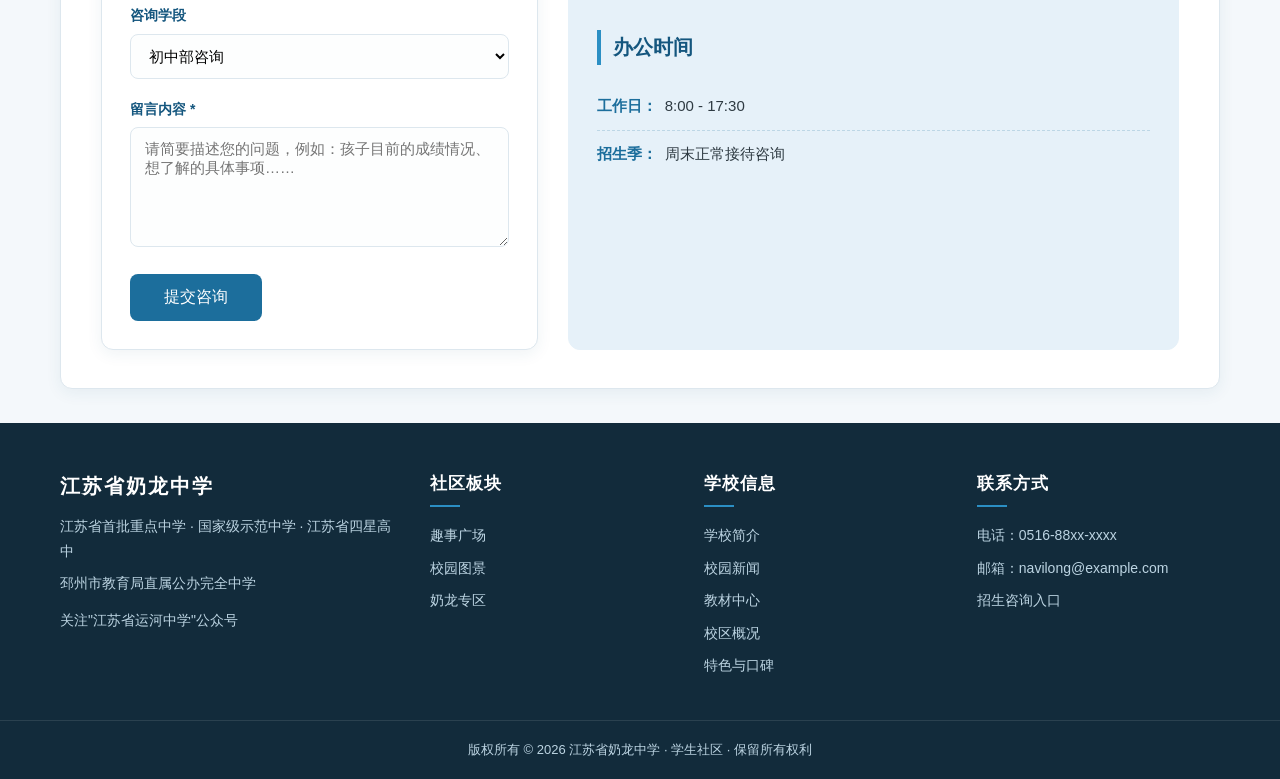
<file: contact.html>
<!DOCTYPE html>
<html lang="zh-CN">
<head>
  <meta charset="UTF-8">
  <meta name="viewport" content="width=device-width, initial-scale=1.0">
  <title>联系我们 - 江苏省奶龙中学</title>
  <meta name="description" content="江苏省奶龙中学实用信息：初中部青年东路39号、高中部青年东路108号；初中前200名稳进高中部，创新班全市招生；关注江苏省运河中学公众号。">
  <link rel="stylesheet" href="css/style.css">
  <link rel="stylesheet" href="css/community.css">
</head>
<body>

  <site-header></site-header>

  <!-- 子页面横幅 -->
  <section class="page-banner">
    <h2>联系我们</h2>
    <p>实用信息 · 招生咨询 · 家校沟通</p>
  </section>

  <!-- 面包屑 -->
  <div class="crumbs">
    <div class="container">
      <a href="index.html">首页</a><span class="sep">/</span>联系我们
    </div>
  </div>

  <!-- 实用信息 -->
  <div class="container">
    <div class="content">
      <h3>实用信息</h3>
      <div class="contact-grid">
        <div class="info-card">
          <h4>校区地址</h4>
          <ul>
            <li><strong>初中部：</strong>邳州市青年东路39号</li>
            <li><strong>高中部：</strong>邳州市青年东路108号</li>
            <li><strong>所在：</strong>江苏 · 徐州 · 邳州</li>
            <li><strong>邮编：</strong>221300</li>
          </ul>
          <h4 style="margin-top:22px;">联系方式</h4>
          <ul>
            <li><strong>电话：</strong>0516-88xx-xxxx</li>
            <li><strong>邮箱：</strong>navilong@example.com</li>
            <li><strong>公众号：</strong>江苏省运河中学</li>
          </ul>
        </div>
        <div>
          <div class="callout" style="margin-top:0;">
            <h4>升学通道</h4>
            <ul>
              <li><strong>初中部前 200 名</strong>稳进本校高中部，直升通道清晰。</li>
              <li>高中部<strong>"创新班"面向全市招生</strong>，为拔尖学子提供名校冲刺平台。</li>
              <li>2020年高考一本率 51.8%、二本率 97.4%。</li>
            </ul>
          </div>
          <div class="callout">
            <h4>了解更多动态</h4>
            <p>请关注 <strong>"江苏省运河中学"公众号</strong>，获取最新招生简章、报名时间与校园活动信息。北校以"稳"为核心，是邳州学子升学与成长的优质平台，欢迎实地参观或咨询教务处。</p>
          </div>
        </div>
      </div>
    </div>

    <!-- 咨询表单 -->
    <div class="content">
      <h3>招生咨询留言</h3>
      <div class="contact-grid">
        <div class="form-card">
          <h4>填写咨询表单</h4>
          <form id="contactForm">
            <div class="form-group">
              <label for="name">姓名 *</label>
              <input type="text" id="name" placeholder="请输入您的姓名">
            </div>
            <div class="form-group">
              <label for="phone">联系电话 *</label>
              <input type="tel" id="phone" placeholder="请输入联系电话">
            </div>
            <div class="form-group">
              <label for="grade">咨询学段</label>
              <select id="grade">
                <option value="初中">初中部咨询</option>
                <option value="高中">高中部咨询</option>
                <option value="创新班">创新班咨询</option>
                <option value="其他">其他</option>
              </select>
            </div>
            <div class="form-group">
              <label for="message">留言内容 *</label>
              <textarea id="message" placeholder="请简要描述您的问题，例如：孩子目前的成绩情况、想了解的具体事项……"></textarea>
            </div>
            <button type="submit" class="btn">提交咨询</button>
            <div id="formAlert" class="alert"></div>
          </form>
        </div>
        <div class="info-card">
          <h4>到校指引</h4>
          <ul>
            <li><strong>初中部：</strong>青年东路39号，城北核心地段，公交可达。</li>
            <li><strong>高中部：</strong>青年东路108号，占地250余亩，环境优美。</li>
            <li><strong>参观：</strong>建议提前电话预约，或咨询教务处。</li>
            <li><strong>导航：</strong>地图搜索"江苏省奶龙中学"即可到达。</li>
          </ul>
          <h4 style="margin-top:22px;">办公时间</h4>
          <ul>
            <li><strong>工作日：</strong>8:00 - 17:30</li>
            <li><strong>招生季：</strong>周末正常接待咨询</li>
          </ul>
        </div>
      </div>
    </div>
  </div>

  <site-footer></site-footer>

  <script src="js/layout.js"></script>
  <script src="js/config.js"></script>
  <script src="js/community.js"></script>
  <script src="js/main.js"></script>
</body>
</html>
</file>
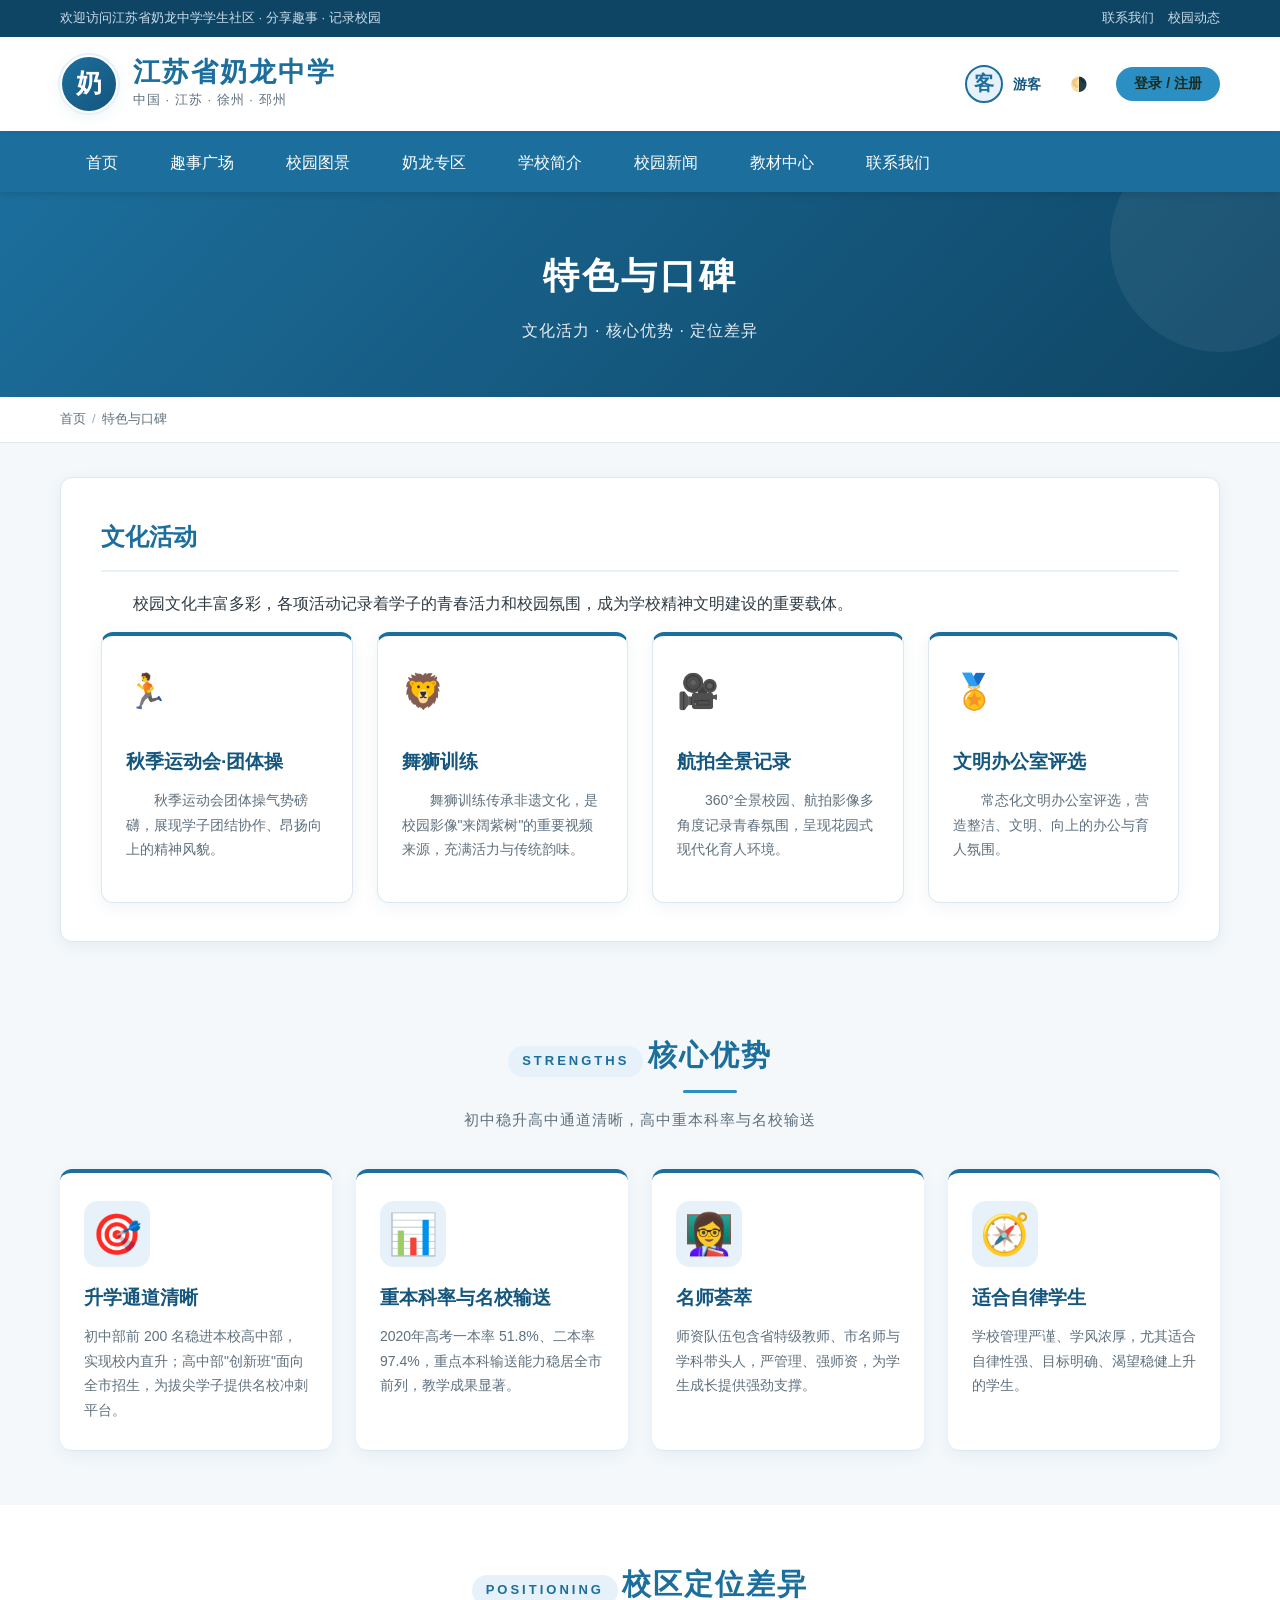
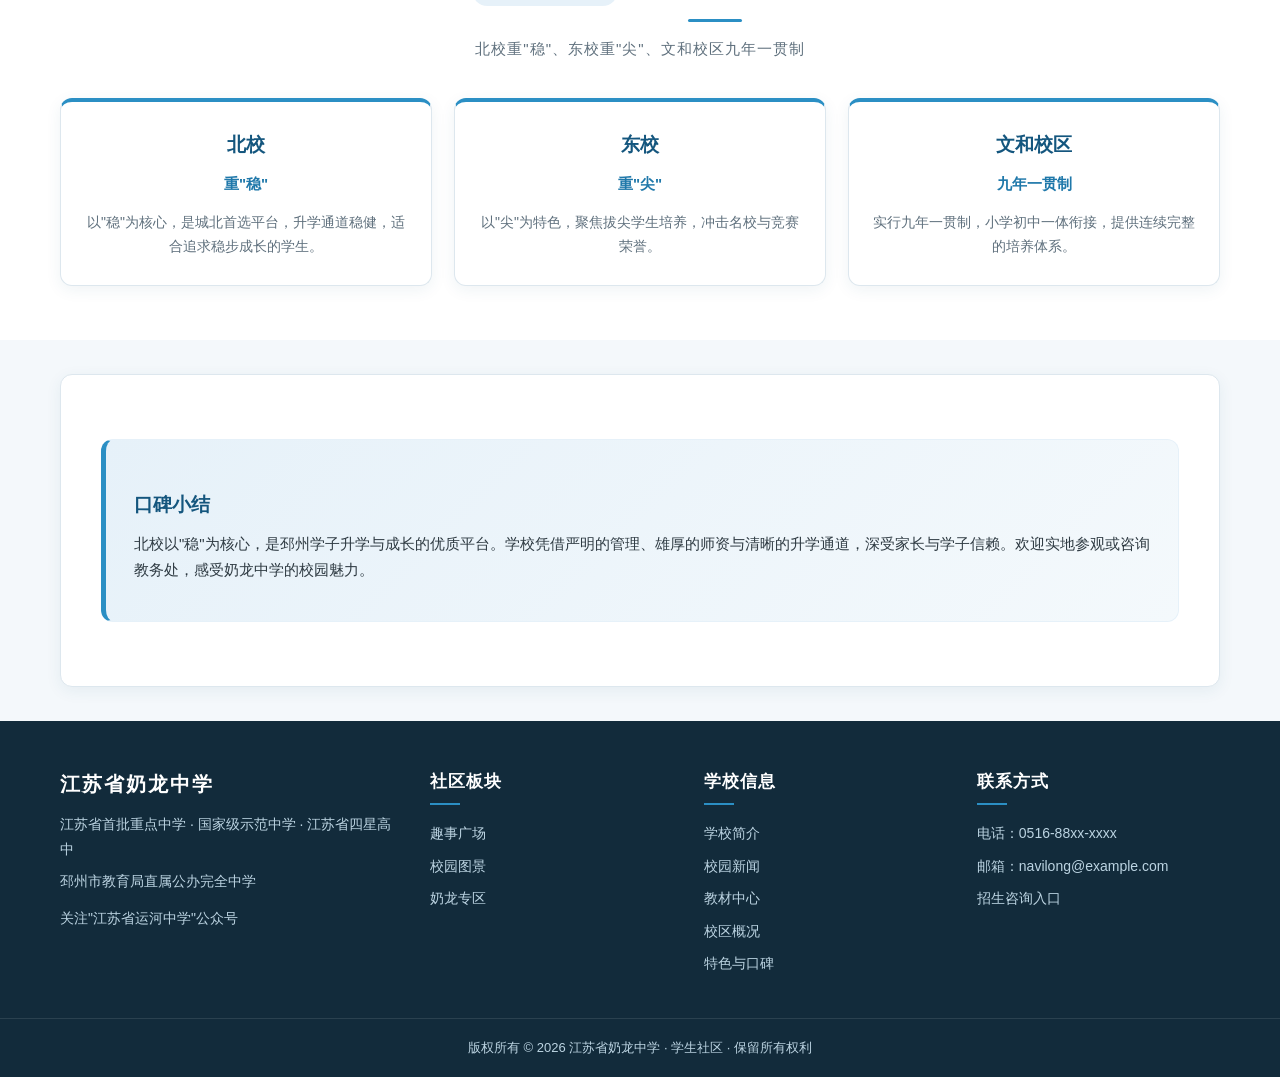
<file: features.html>
<!DOCTYPE html>
<html lang="zh-CN">
<head>
  <meta charset="UTF-8">
  <meta name="viewport" content="width=device-width, initial-scale=1.0">
  <title>特色与口碑 - 江苏省奶龙中学</title>
  <meta name="description" content="江苏省奶龙中学特色与口碑：秋季运动会、舞狮训练、航拍全景等文化活动；初中稳升高中通道清晰；师资含省特级教师、市名师，适合自律学生。">
  <link rel="stylesheet" href="css/style.css">
  <link rel="stylesheet" href="css/community.css">
</head>
<body>

  <site-header></site-header>

  <!-- 子页面横幅 -->
  <section class="page-banner">
    <h2>特色与口碑</h2>
    <p>文化活力 · 核心优势 · 定位差异</p>
  </section>

  <!-- 面包屑 -->
  <div class="crumbs">
    <div class="container">
      <a href="index.html">首页</a><span class="sep">/</span>特色与口碑
    </div>
  </div>

  <!-- 文化活动 -->
  <div class="container">
    <div class="content">
      <h3>文化活动</h3>
      <p>校园文化丰富多彩，各项活动记录着学子的青春活力和校园氛围，成为学校精神文明建设的重要载体。</p>
      <div class="scenes-grid">
        <div class="scene-card">
          <div class="icon">🏃</div>
          <h4>秋季运动会·团体操</h4>
          <p>秋季运动会团体操气势磅礴，展现学子团结协作、昂扬向上的精神风貌。</p>
        </div>
        <div class="scene-card">
          <div class="icon">🦁</div>
          <h4>舞狮训练</h4>
          <p>舞狮训练传承非遗文化，是校园影像"来阔紫树"的重要视频来源，充满活力与传统韵味。</p>
        </div>
        <div class="scene-card">
          <div class="icon">🎥</div>
          <h4>航拍全景记录</h4>
          <p>360°全景校园、航拍影像多角度记录青春氛围，呈现花园式现代化育人环境。</p>
        </div>
        <div class="scene-card">
          <div class="icon">🏅</div>
          <h4>文明办公室评选</h4>
          <p>常态化文明办公室评选，营造整洁、文明、向上的办公与育人氛围。</p>
        </div>
      </div>
    </div>
  </div>

  <!-- 核心优势 -->
  <section class="section">
    <div class="container">
      <div class="section-title">
        <span class="eyebrow">STRENGTHS</span>
        <h3>核心优势</h3>
        <p>初中稳升高中通道清晰，高中重本科率与名校输送</p>
      </div>
      <div class="features">
        <div class="feature-card">
          <div class="icon">🎯</div>
          <h4>升学通道清晰</h4>
          <p>初中部前 200 名稳进本校高中部，实现校内直升；高中部"创新班"面向全市招生，为拔尖学子提供名校冲刺平台。</p>
        </div>
        <div class="feature-card">
          <div class="icon">📊</div>
          <h4>重本科率与名校输送</h4>
          <p>2020年高考一本率 51.8%、二本率 97.4%，重点本科输送能力稳居全市前列，教学成果显著。</p>
        </div>
        <div class="feature-card">
          <div class="icon">👩‍🏫</div>
          <h4>名师荟萃</h4>
          <p>师资队伍包含省特级教师、市名师与学科带头人，严管理、强师资，为学生成长提供强劲支撑。</p>
        </div>
        <div class="feature-card">
          <div class="icon">🧭</div>
          <h4>适合自律学生</h4>
          <p>学校管理严谨、学风浓厚，尤其适合自律性强、目标明确、渴望稳健上升的学生。</p>
        </div>
      </div>
    </div>
  </section>

  <!-- 定位差异 -->
  <section class="section" style="background:#fff;">
    <div class="container">
      <div class="section-title">
        <span class="eyebrow">POSITIONING</span>
        <h3>校区定位差异</h3>
        <p>北校重"稳"、东校重"尖"、文和校区九年一贯制</p>
      </div>
      <div class="diff-grid">
        <div class="diff-item">
          <h4>北校</h4>
          <div class="key">重"稳"</div>
          <p>以"稳"为核心，是城北首选平台，升学通道稳健，适合追求稳步成长的学生。</p>
        </div>
        <div class="diff-item">
          <h4>东校</h4>
          <div class="key">重"尖"</div>
          <p>以"尖"为特色，聚焦拔尖学生培养，冲击名校与竞赛荣誉。</p>
        </div>
        <div class="diff-item">
          <h4>文和校区</h4>
          <div class="key">九年一贯制</div>
          <p>实行九年一贯制，小学初中一体衔接，提供连续完整的培养体系。</p>
        </div>
      </div>
    </div>
  </section>

  <!-- 口碑总结 -->
  <div class="container">
    <div class="content">
      <div class="callout">
        <h4>口碑小结</h4>
        <p>
          北校以"稳"为核心，是邳州学子升学与成长的优质平台。学校凭借严明的管理、雄厚的师资与清晰的升学通道，深受家长与学子信赖。欢迎实地参观或咨询教务处，感受奶龙中学的校园魅力。
        </p>
      </div>
    </div>
  </div>

  <site-footer></site-footer>

  <script src="js/layout.js"></script>
  <script src="js/config.js"></script>
  <script src="js/community.js"></script>
  <script src="js/main.js"></script>
</body>
</html>
</file>
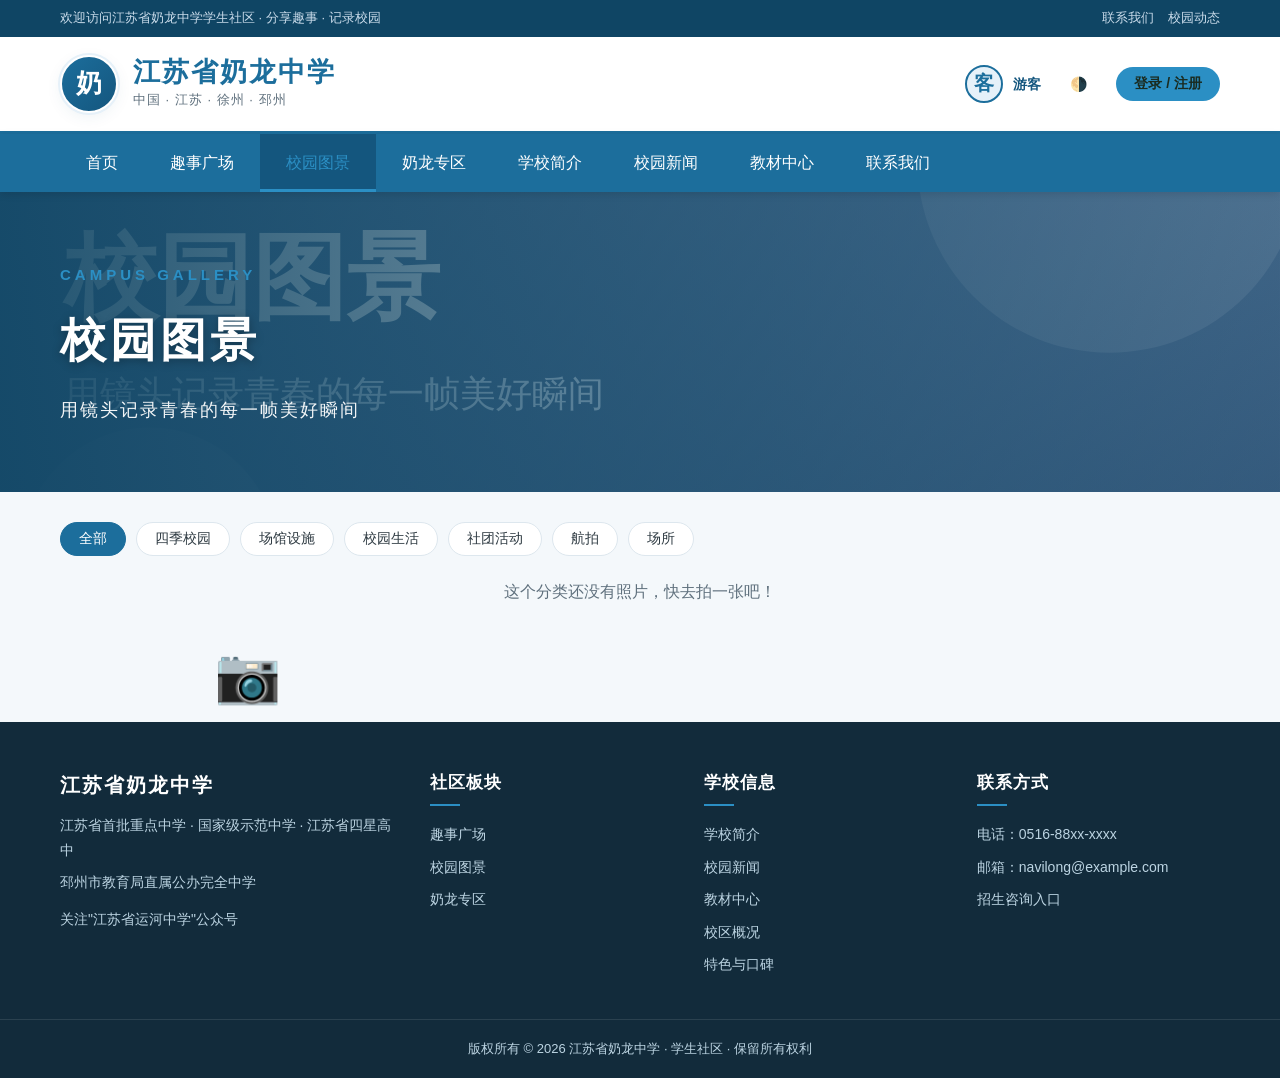
<file: gallery.html>
<!DOCTYPE html>
<html lang="zh-CN">
<head>
  <meta charset="UTF-8">
  <meta name="viewport" content="width=device-width, initial-scale=1.0">
  <title>校园图景 - 江苏省奶龙中学 · 学生社区</title>
  <meta name="description" content="江苏省奶龙中学校园图景：四季校园、航拍全景、体育馆、社团活动，用镜头记录青春的每一帧美好。">
  <link rel="stylesheet" href="css/style.css">
  <link rel="stylesheet" href="css/community.css">
</head>
<body>

  <site-header></site-header>

  <!-- 板块横幅 -->
  <section class="hero" style="height:300px;">
    <div class="hero-bg" style="background-image:url('images/gallery-banner.svg');"></div>
    <div class="hero-overlay"></div>
    <div class="container">
      <div class="hero-text" style="padding-top:70px;">
        <div class="tagline">CAMPUS GALLERY</div>
        <h2>校园图景</h2>
        <p>用镜头记录青春的每一帧美好瞬间</p>
      </div>
    </div>
  </section>

  <div class="container" style="padding-top:30px;">
    <!-- 筛选 -->
    <div class="filter-bar" id="galleryFilter"></div>

    <!-- 瀑布流图片墙 -->
    <div class="gallery-grid" id="galleryGrid"></div>
  </div>

  <site-footer></site-footer>

  <script src="js/layout.js"></script>
  <script src="js/config.js"></script>
  <script src="js/community.js"></script>
</body>
</html>
</file>
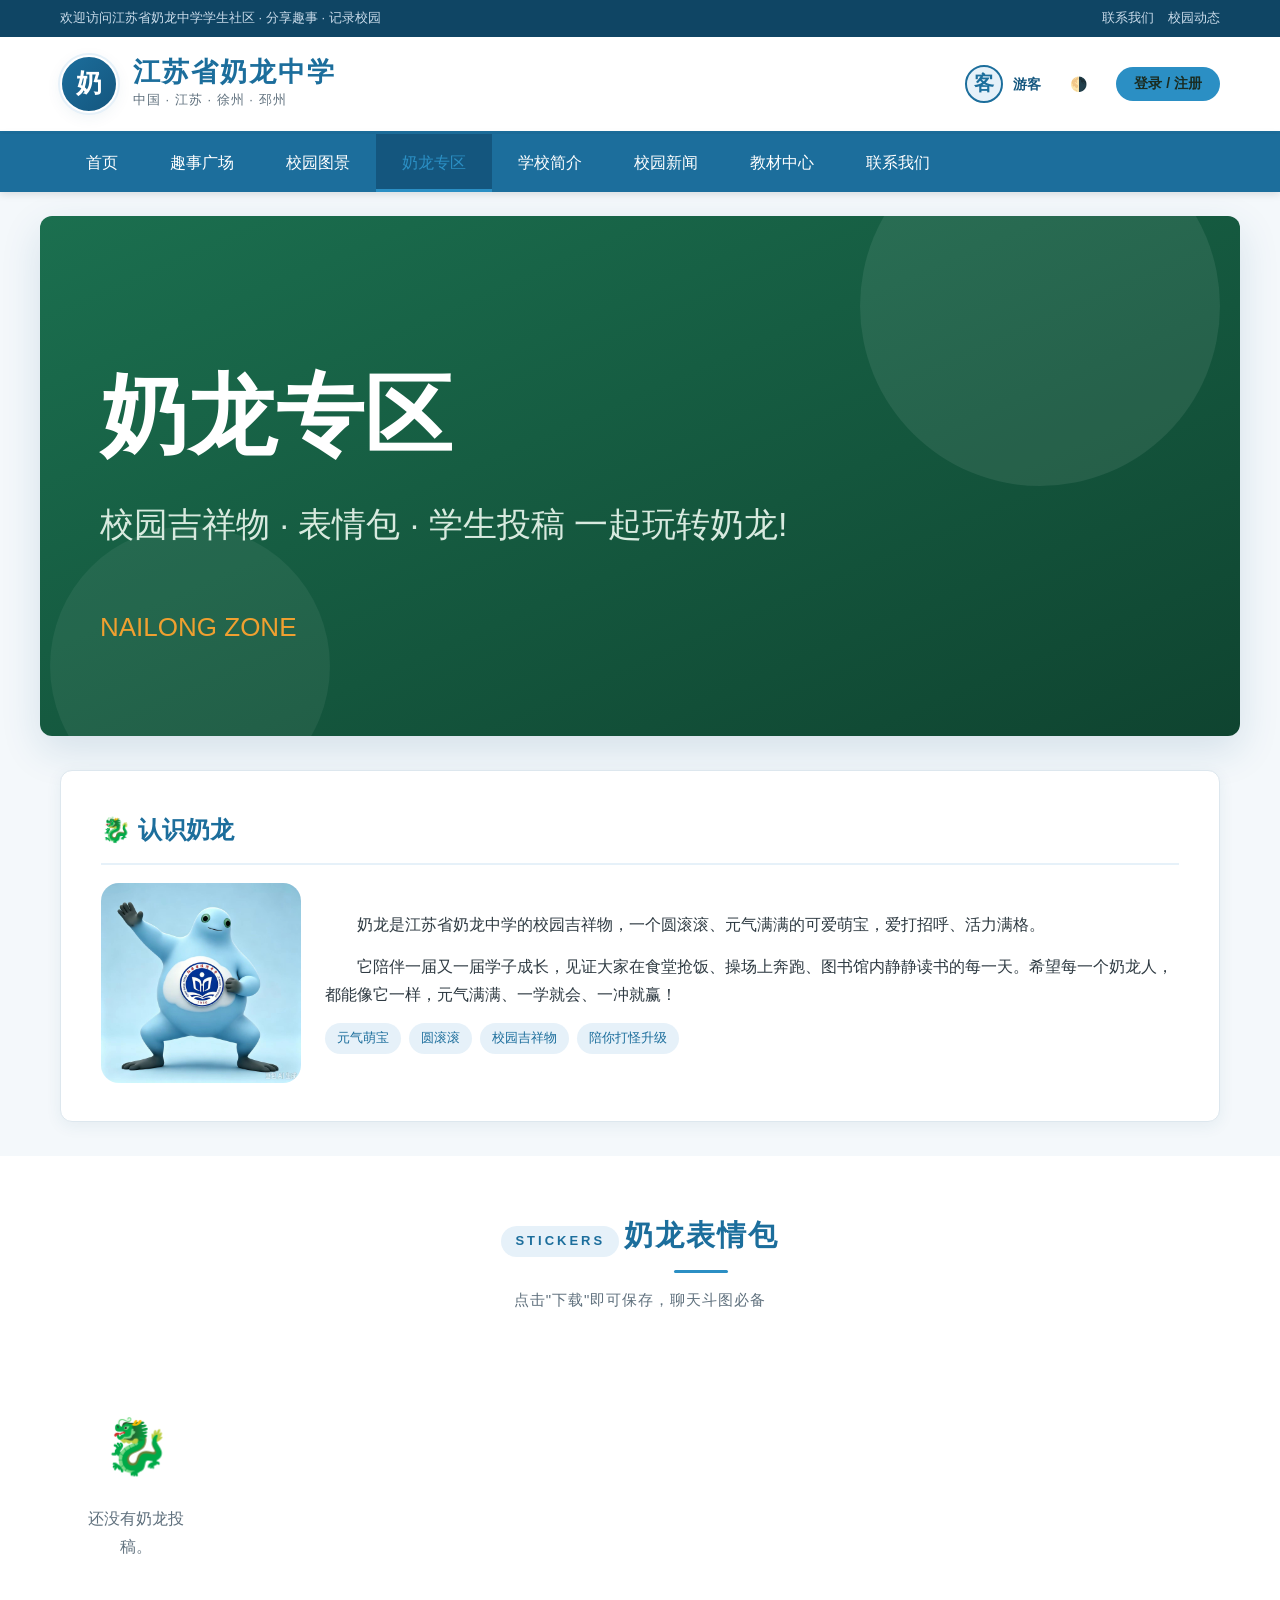
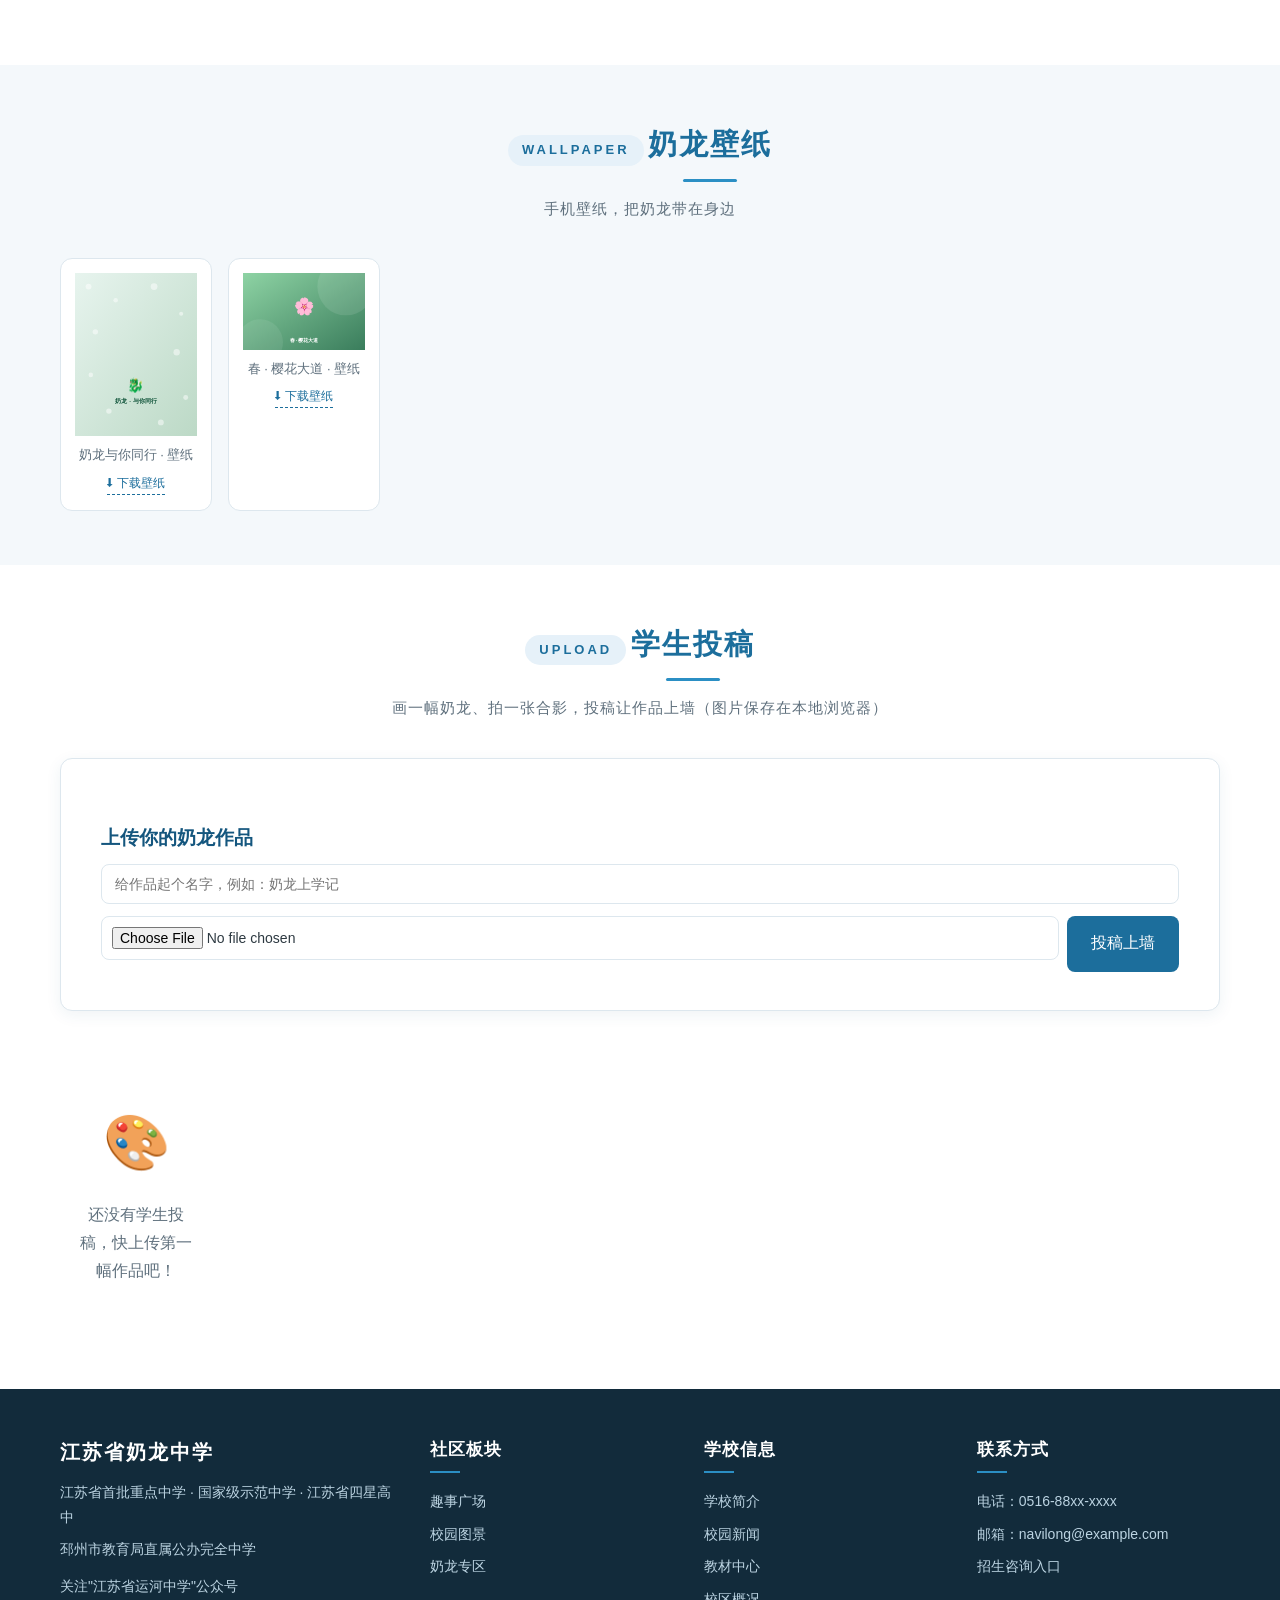
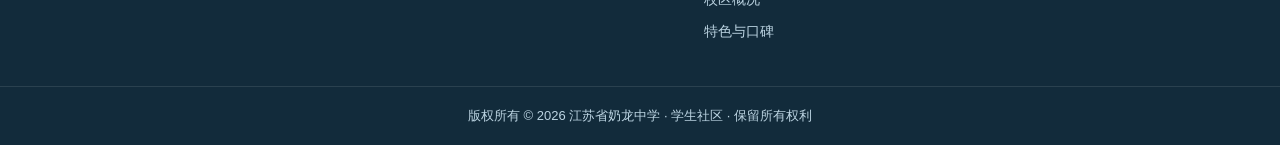
<file: nailong.html>
<!DOCTYPE html>
<html lang="zh-CN">
<head>
  <meta charset="UTF-8">
  <meta name="viewport" content="width=device-width, initial-scale=1.0">
  <title>奶龙专区 - 江苏省奶龙中学 · 学生社区</title>
  <meta name="description" content="江苏省奶龙中学奶龙专区：校园吉祥物奶龙介绍、表情包下载、壁纸、学生投稿，一起来玩转奶龙吧！">
  <link rel="stylesheet" href="css/style.css">
  <link rel="stylesheet" href="css/community.css">
</head>
<body>

  <site-header></site-header>

  <!-- 奶龙横幅 -->
  <section class="nailong-hero" style="margin-top:24px;max-width:1200px;margin-left:auto;margin-right:auto;">
    <img src="images/nailong-banner.svg" alt="奶龙专区横幅">
  </section>

  <div class="container">
    <!-- 吉祥物介绍 -->
    <div class="content">
      <h3>🐉 认识奶龙</h3>
      <div style="display:grid;grid-template-columns:200px 1fr;gap:24px;align-items:center;">
        <img src="images/mascot-a.jpg" alt="奶龙吉祥物" style="max-width:200px;width:200px;height:200px;object-fit:cover;border-radius:18px;margin:0 auto;">
        <div>
          <p>奶龙是江苏省奶龙中学的校园吉祥物，一个圆滚滚、元气满满的可爱萌宝，爱打招呼、活力满格。</p>
          <p>它陪伴一届又一届学子成长，见证大家在食堂抢饭、操场上奔跑、图书馆内静静读书的每一天。希望每一个奶龙人，都能像它一样，元气满满、一学就会、一冲就赢！</p>
          <div class="tag-row">
            <span>元气萌宝</span><span>圆滚滚</span><span>校园吉祥物</span><span>陪你打怪升级</span>
          </div>
        </div>
      </div>
    </div>
  </div>

  <!-- 表情包 -->
  <section class="section" style="background:#fff;">
    <div class="container">
      <div class="section-title">
        <span class="eyebrow">STICKERS</span>
        <h3>奶龙表情包</h3>
        <p>点击"下载"即可保存，聊天斗图必备</p>
      </div>
      <div class="sticker-grid" id="nailongGrid"></div>
    </div>
  </section>

  <!-- 壁纸 -->
  <section class="section">
    <div class="container">
      <div class="section-title">
        <span class="eyebrow">WALLPAPER</span>
        <h3>奶龙壁纸</h3>
        <p>手机壁纸，把奶龙带在身边</p>
      </div>
      <div class="sticker-grid">
        <div class="sticker">
          <img src="images/wallpaper-nailong.svg" alt="奶龙壁纸">
          <div class="s-name">奶龙与你同行 · 壁纸</div>
          <span class="dl" id="dlWallpaper">⬇ 下载壁纸</span>
        </div>
        <div class="sticker">
          <img src="images/scene-spring.svg" alt="校园壁纸">
          <div class="s-name">春 · 樱花大道 · 壁纸</div>
          <span class="dl" data-dl="images/scene-spring.svg">⬇ 下载壁纸</span>
        </div>
      </div>
    </div>
  </section>

  <!-- 学生投稿 -->
  <section class="section" style="background:#fff;">
    <div class="container">
      <div class="section-title">
        <span class="eyebrow">UPLOAD</span>
        <h3>学生投稿</h3>
        <p>画一幅奶龙、拍一张合影，投稿让作品上墙（图片保存在本地浏览器）</p>
      </div>
      <div class="content" style="margin-top:0;">
        <h4>上传你的奶龙作品</h4>
        <div class="compose">
          <input id="nlTitle" maxlength="20" placeholder="给作品起个名字，例如：奶龙上学记">
          <div class="img-row" style="flex-wrap:wrap;">
            <input type="file" id="nlUpload" accept="image/*" style="flex:1;min-width:220px;padding:10px;">
            <button class="btn" id="nlUploadBtn" style="padding:10px 24px;">投稿上墙</button>
          </div>
        </div>
      </div>

      <div class="sticker-grid" id="nailongGrid2" style="margin-top:18px;"></div>
    </div>
  </section>

  <site-footer></site-footer>

  <script src="js/layout.js"></script>
  <script src="js/config.js"></script>
  <script src="js/community.js"></script>
  <script>
    document.addEventListener('DOMContentLoaded', function () {
      // 绑定壁纸下载
      var w = document.getElementById('dlWallpaper');
      if (w) w.addEventListener('click', function () {
        var a = document.createElement('a');
        a.href = 'images/wallpaper-nailong.svg';
        a.download = 'nailong-wallpaper.svg';
        document.body.appendChild(a);
        a.click();
        a.remove();
      });
    });
    // 把投稿渲染也放进第二个容器(上传后统一刷新)
    document.addEventListener('nl-layout-ready', function () {
      if (window.__nlRenderAll) window.__nlRenderAll();
      setTimeout(function () { if (window.__nlRenderAll) window.__nlRenderAll(); }, 100);
    });
  </script>
</body>
</html>
</file>
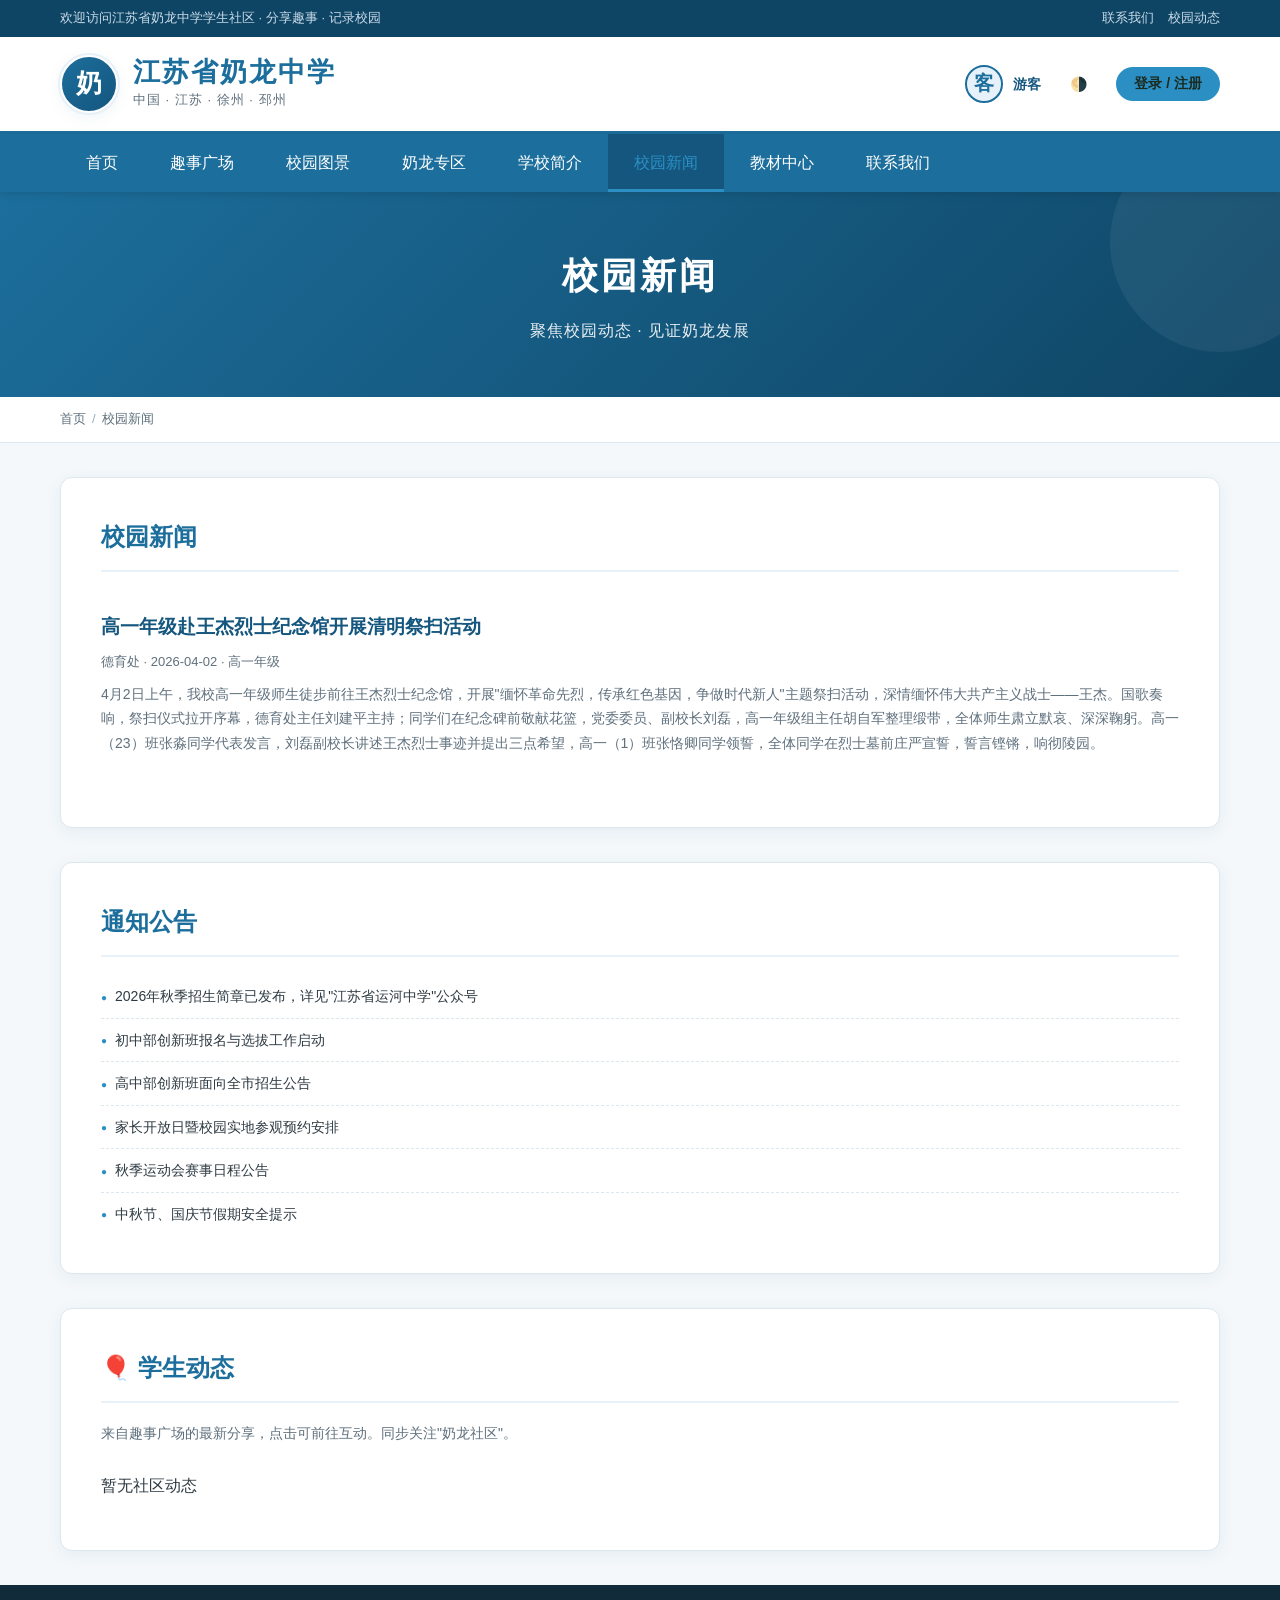
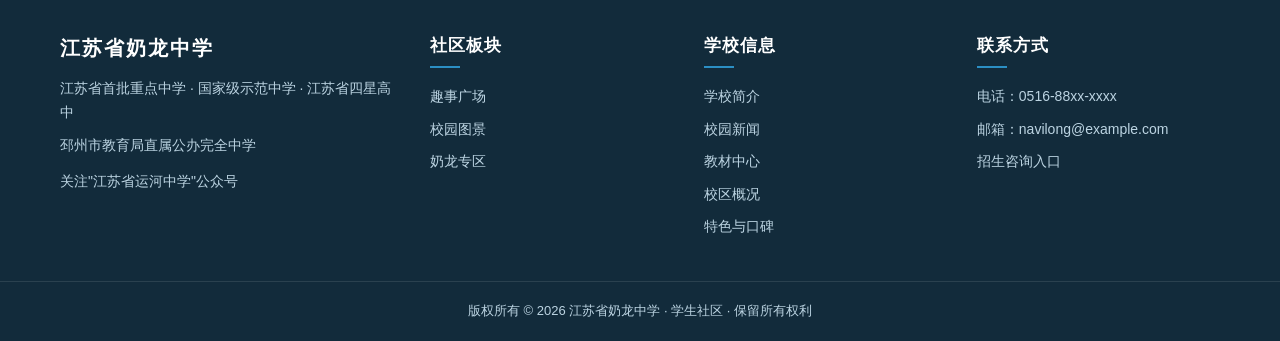
<file: news.html>
<!DOCTYPE html>
<html lang="zh-CN">
<head>
  <meta charset="UTF-8">
  <meta name="viewport" content="width=device-width, initial-scale=1.0">
  <title>校园新闻 - 江苏省奶龙中学</title>
  <meta name="description" content="江苏省奶龙中学校园新闻与通知公告：招生简章、教学成果、校园活动、赛事承办等动态信息。">
  <link rel="stylesheet" href="css/style.css">
  <link rel="stylesheet" href="css/community.css">
</head>
<body>

  <site-header></site-header>

  <!-- 子页面横幅 -->
  <section class="page-banner">
    <h2>校园新闻</h2>
    <p>聚焦校园动态 · 见证奶龙发展</p>
  </section>

  <!-- 面包屑 -->
  <div class="crumbs">
    <div class="container">
      <a href="index.html">首页</a><span class="sep">/</span>校园新闻
    </div>
  </div>

  <!-- 新闻列表 -->
  <div class="container">
    <div class="content">
      <h3>校园新闻</h3>
      <div class="article-list">
        <article>
          <h4><a href="#">高一年级赴王杰烈士纪念馆开展清明祭扫活动</a></h4>
          <div class="meta">德育处 · 2026-04-02 · 高一年级</div>
          <p>4月2日上午，我校高一年级师生徒步前往王杰烈士纪念馆，开展"缅怀革命先烈，传承红色基因，争做时代新人"主题祭扫活动，深情缅怀伟大共产主义战士——王杰。国歌奏响，祭扫仪式拉开序幕，德育处主任刘建平主持；同学们在纪念碑前敬献花篮，党委委员、副校长刘磊，高一年级组主任胡自军整理缎带，全体师生肃立默哀、深深鞠躬。高一（23）班张淼同学代表发言，刘磊副校长讲述王杰烈士事迹并提出三点希望，高一（1）班张恪卿同学领誓，全体同学在烈士墓前庄严宣誓，誓言铿锵，响彻陵园。</p>
        </article>
      </div>
    </div>

    <!-- 通知公告 -->
    <div class="content">
      <h3>通知公告</h3>
      <ul class="notice-list">
        <li>2026年秋季招生简章已发布，详见"江苏省运河中学"公众号</li>
        <li>初中部创新班报名与选拔工作启动</li>
        <li>高中部创新班面向全市招生公告</li>
        <li>家长开放日暨校园实地参观预约安排</li>
        <li>秋季运动会赛事日程公告</li>
        <li>中秋节、国庆节假期安全提示</li>
      </ul>
    </div>

    <!-- 学生动态（社区双轨） -->
    <div class="content">
      <h3>🎈 学生动态</h3>
      <p style="text-indent:0;color:var(--text-light);font-size:14px;">来自趣事广场的最新分享，点击可前往互动。同步关注"奶龙社区"。</p>
      <ul class="news-list" id="communityNews"></ul>
    </div>
  </div>

  <site-footer></site-footer>

  <script src="js/layout.js"></script>
  <script src="js/config.js"></script>
  <script src="js/community.js"></script>
  <script src="js/main.js"></script>
</body>
</html>
</file>
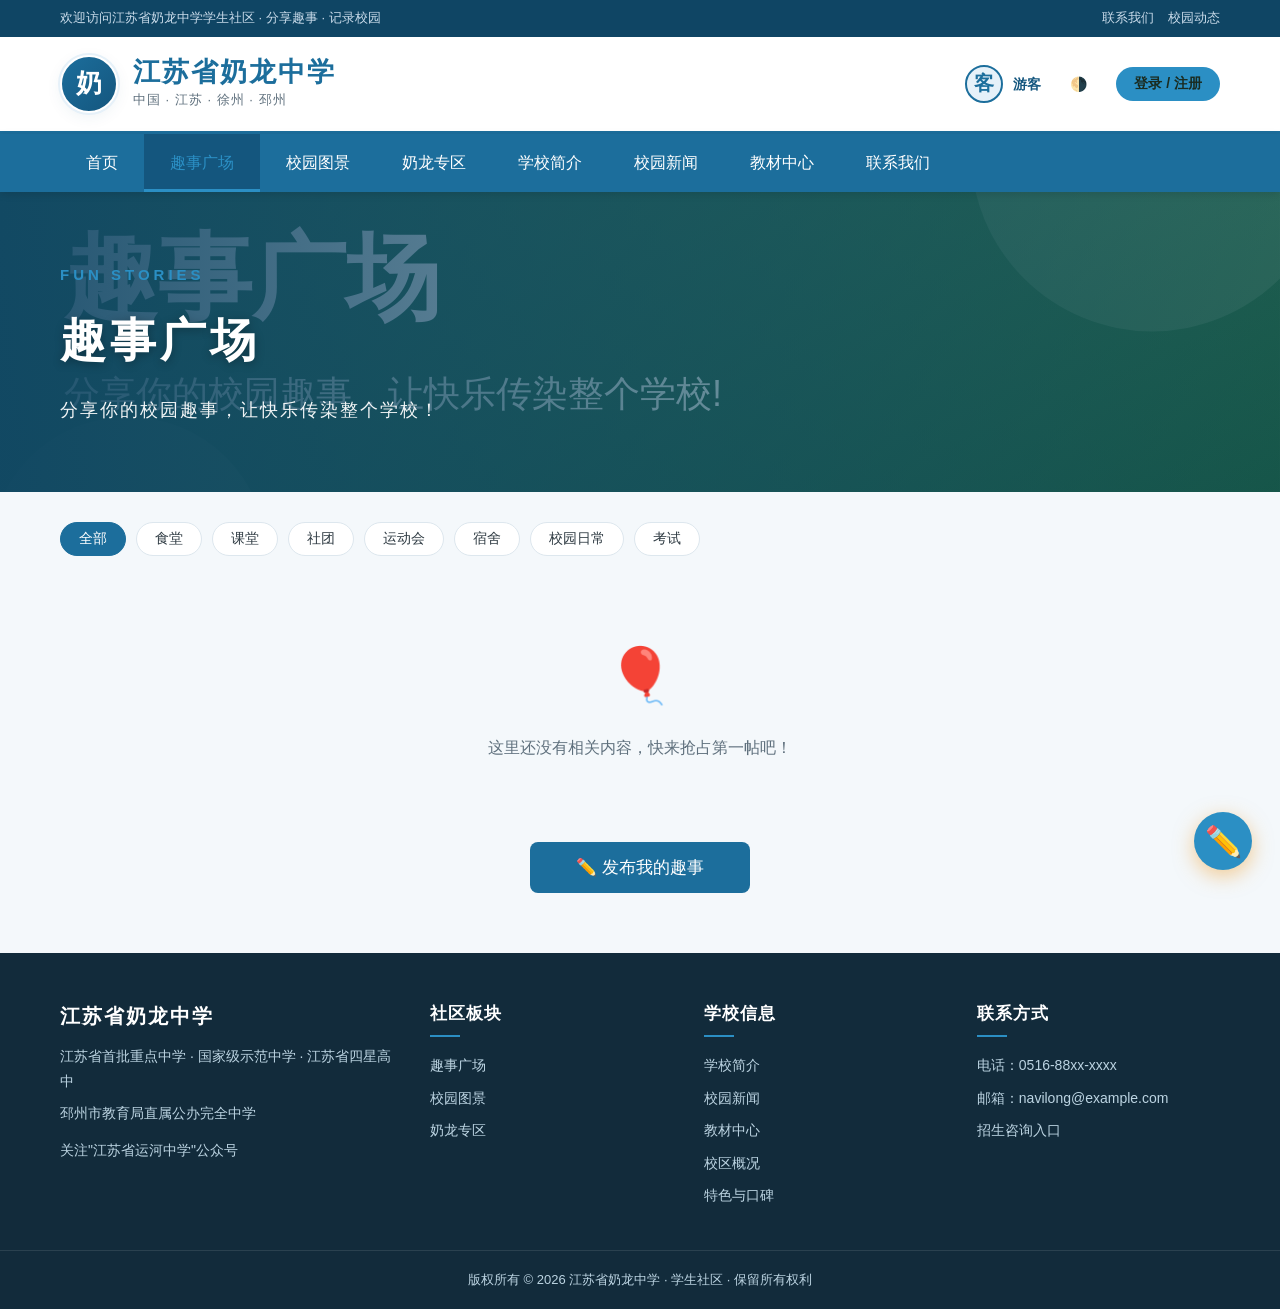
<file: stories.html>
<!DOCTYPE html>
<html lang="zh-CN">
<head>
  <meta charset="UTF-8">
  <meta name="viewport" content="width=device-width, initial-scale=1.0">
  <title>趣事广场 - 江苏省奶龙中学 · 学生社区</title>
  <meta name="description" content="江苏省奶龙中学趣事广场：分享校园趣事、食堂日常、课堂趣闻、运动会高光，学生自运营的快乐聚集地。">
  <link rel="stylesheet" href="css/style.css">
  <link rel="stylesheet" href="css/community.css">
</head>
<body>

  <site-header></site-header>

  <!-- 板块横幅 -->
  <section class="hero" style="height:300px;">
    <div class="hero-bg" style="background-image:url('images/stories-banner.svg');"></div>
    <div class="hero-overlay"></div>
    <div class="container">
      <div class="hero-text" style="padding-top:70px;">
        <div class="tagline">FUN STORIES</div>
        <h2>趣事广场</h2>
        <p>分享你的校园趣事，让快乐传染整个学校！</p>
      </div>
    </div>
  </section>

  <div class="container" style="padding-top:30px;">
    <!-- 筛选 -->
    <div class="filter-bar" id="storyFilter"></div>

    <!-- 帖子流 -->
    <div id="storiesFeed"></div>
  </div>

  <div style="padding:30px 0 60px;text-align:center;">
    <button class="btn" id="btnCompose" style="padding:14px 46px;font-size:17px;">✏️ 发布我的趣事</button>
  </div>

  <site-footer></site-footer>

  <div class="float-actions">
    <button class="fab" id="fabCompose" title="发布趣事">✏️</button>
  </div>

  <script src="js/layout.js"></script>
  <script src="js/config.js"></script>
  <script src="js/community.js"></script>
</body>
</html>
</file>
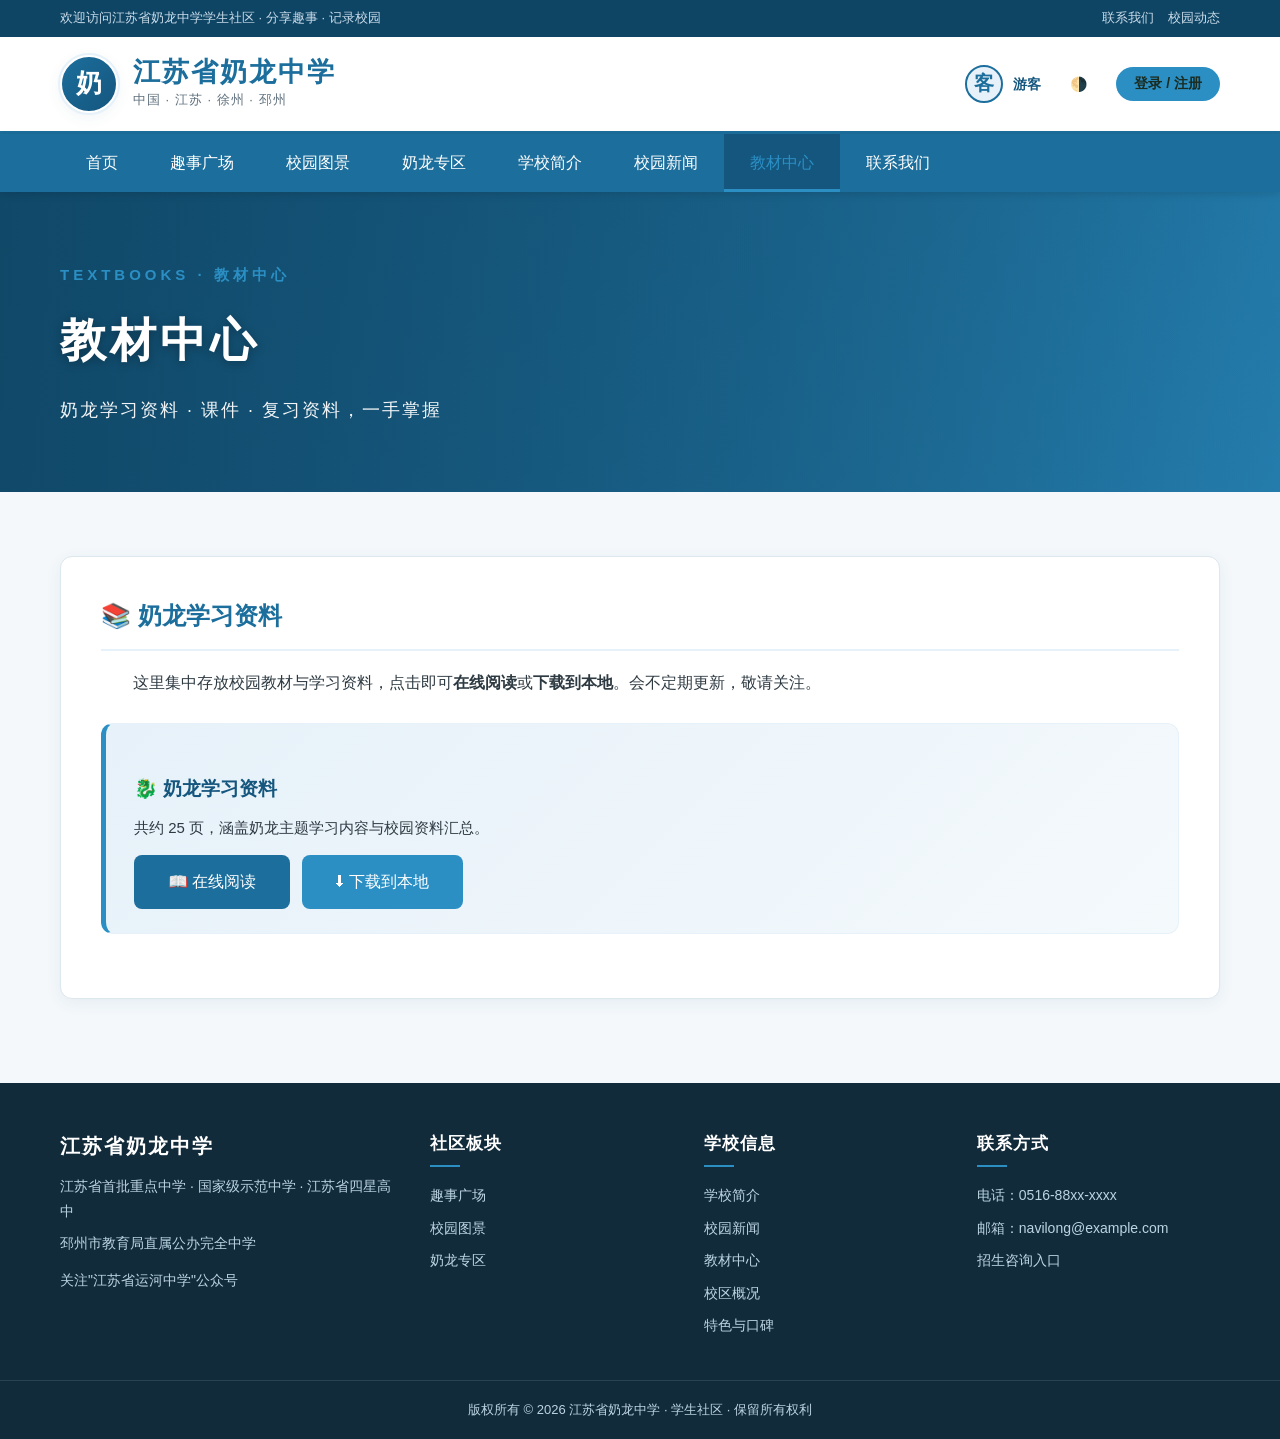
<file: textbook.html>
<!DOCTYPE html>
<html lang="zh-CN">
<head>
  <meta charset="UTF-8">
  <meta name="viewport" content="width=device-width, initial-scale=1.0">
  <title>教材中心 - 江苏省奶龙中学 · 学生社区</title>
  <meta name="description" content="江苏省奶龙中学教材中心：奶龙学习资料、课件与复习资料汇聚地，支持在线阅读与下载。">
  <link rel="stylesheet" href="css/style.css">
  <link rel="stylesheet" href="css/community.css">
</head>
<body>

  <site-header></site-header>

  <!-- 板块横幅 -->
  <section class="hero" style="height:300px;">
    <div class="hero-bg" style="background:linear-gradient(135deg,#1c6e9c,#2b8fc4);"></div>
    <div class="hero-overlay"></div>
    <div class="container">
      <div class="hero-text" style="padding-top:70px;">
        <div class="tagline">TEXTBOOKS · 教材中心</div>
        <h2>教材中心</h2>
        <p>奶龙学习资料 · 课件 · 复习资料，一手掌握</p>
      </div>
    </div>
  </section>

  <div class="container" style="padding-top:30px;padding-bottom:50px;">
    <div class="content">
      <h3>📚 奶龙学习资料</h3>
      <p>这里集中存放校园教材与学习资料，点击即可<b>在线阅读</b>或<b>下载到本地</b>。会不定期更新，敬请关注。</p>

      <div class="callout">
        <h4>🐉 奶龙学习资料</h4>
        <p style="text-indent:0;">共约 25 页，涵盖奶龙主题学习内容与校园资料汇总。</p>
        <div style="display:flex;flex-wrap:wrap;gap:12px;margin-top:14px;">
          <a class="btn" href="教材/奶龙学习资料.pdf" target="_blank" rel="noopener" style="display:inline-block;">📖 在线阅读</a>
          <a class="btn" href="教材/奶龙学习资料.pdf" download="奶龙学习资料.pdf" style="display:inline-block;background:var(--accent);">⬇ 下载到本地</a>
        </div>
      </div>
    </div>
  </div>

  <site-footer></site-footer>

  <script src="js/layout.js"></script>
  <script src="js/config.js"></script>
  <script src="js/community.js"></script>
</body>
</html>
</file>
<file: css/style.css>
/* ===== 江苏省奶龙中学 网站样式 ===== */

:root {
  --primary: #1c6e9c;
  --primary-dark: #14567e;
  --primary-darker: #0f4564;
  --primary-light: #e6f1f9;
  --primary-lighter: #f4f9fc;
  --accent: #2b8fc4;
  --accent-dark: #1f78aa;
  --text: #2e3a42;
  --text-light: #5f707d;
  --text-lighter: #9badb8;
  --bg: #f4f8fb;
  --white: #ffffff;
  --border: #dde7ee;
  --shadow: 0 4px 16px rgba(30, 82, 120, 0.07);
  --shadow-lg: 0 14px 40px rgba(20, 86, 130, 0.14);
  --radius: 12px;
  --radius-sm: 8px;
}

* {
  margin: 0;
  padding: 0;
  box-sizing: border-box;
}

html {
  scroll-behavior: smooth;
}

body {
  font-family: "PingFang SC", "Microsoft YaHei", "Hiragino Sans GB", sans-serif;
  color: var(--text);
  background: var(--bg);
  line-height: 1.75;
  font-size: 16px;
}

a {
  text-decoration: none;
  color: inherit;
}

ul {
  list-style: none;
}

img {
  max-width: 100%;
  display: block;
}

.container {
  width: 100%;
  max-width: 1200px;
  margin: 0 auto;
  padding: 0 20px;
}

/* ===== 顶部信息栏 ===== */
.topbar {
  background: var(--primary-darker);
  color: #c9dbea;
  font-size: 13px;
  padding: 7px 0;
}

.topbar .container {
  display: flex;
  justify-content: space-between;
  align-items: center;
  flex-wrap: wrap;
  gap: 6px;
}

.topbar a {
  color: #c9dbea;
  margin-left: 14px;
  transition: color 0.2s;
}

.topbar a:hover {
  color: var(--accent);
}

/* ===== 页眉/Logo ===== */
.header {
  background: var(--white);
  border-bottom: 3px solid var(--primary);
  padding: 18px 0;
}

.header .container {
  display: flex;
  align-items: center;
  justify-content: space-between;
  gap: 16px;
}

.brand {
  display: flex;
  align-items: center;
  gap: 15px;
}

.brand .logo {
  width: 58px;
  height: 58px;
  border-radius: 50%;
  background: linear-gradient(135deg, var(--primary), var(--primary-dark));
  color: var(--white);
  display: flex;
  align-items: center;
  justify-content: center;
  font-size: 26px;
  font-weight: 800;
  box-shadow: var(--shadow);
  flex-shrink: 0;
  border: 2px solid #fff;
  outline: 2px solid var(--primary-light);
}

.brand h1 {
  font-size: 27px;
  color: var(--primary);
  letter-spacing: 2px;
  line-height: 1.2;
}

.brand p {
  font-size: 13px;
  color: var(--text-light);
  letter-spacing: 1px;
}

.header-contact {
  text-align: right;
  font-size: 13px;
  color: var(--text-light);
}

.header-contact strong {
  color: var(--primary);
  font-size: 20px;
  display: block;
  letter-spacing: 0.5px;
}

/* ===== 导航 ===== */
.nav {
  background: var(--primary);
  position: sticky;
  top: 0;
  z-index: 100;
  box-shadow: 0 2px 8px rgba(0, 0, 0, 0.12);
}

.nav ul {
  display: flex;
}

.nav ul li a {
  display: block;
  padding: 15px 26px;
  color: var(--white);
  font-size: 16px;
  font-weight: 500;
  transition: background 0.3s;
  position: relative;
}

.nav ul li a:hover,
.nav ul li a.active {
  background: var(--primary-dark);
  color: var(--accent);
}

.nav ul li a.active::after {
  content: "";
  position: absolute;
  left: 0;
  right: 0;
  bottom: 0;
  height: 3px;
  background: var(--accent);
}

/* 汉堡菜单 */
.nav-toggle {
  display: none;
  background: transparent;
  border: none;
  color: var(--white);
  font-size: 26px;
  cursor: pointer;
  padding: 12px 16px;
}

/* ===== 横幅 (首页) ===== */
.banner {
  position: relative;
  background: linear-gradient(135deg, var(--primary) 0%, var(--primary-dark) 60%, var(--primary-darker) 100%);
  color: var(--white);
  text-align: center;
  padding: 88px 20px 72px;
  overflow: hidden;
}

.banner::before,
.banner::after {
  content: "";
  position: absolute;
  border-radius: 50%;
  background: rgba(255, 255, 255, 0.06);
}

.banner::before {
  width: 320px;
  height: 320px;
  left: -90px;
  top: -90px;
}

.banner::after {
  width: 260px;
  height: 260px;
  right: -60px;
  bottom: -90px;
}

.banner .badges {
  display: flex;
  flex-wrap: wrap;
  justify-content: center;
  gap: 10px;
  margin-bottom: 22px;
}

.banner .badges span {
  background: rgba(255, 255, 255, 0.14);
  border: 1px solid rgba(255, 255, 255, 0.35);
  backdrop-filter: blur(3px);
  padding: 6px 14px;
  border-radius: 30px;
  font-size: 14px;
  letter-spacing: 1px;
}

.banner h2 {
  font-size: 48px;
  letter-spacing: 6px;
  margin-bottom: 16px;
  text-shadow: 0 2px 8px rgba(0, 0, 0, 0.3);
}

.banner .sub {
  font-size: 19px;
  letter-spacing: 3px;
  opacity: 0.95;
  margin-bottom: 8px;
}

.banner .scope {
  font-size: 15px;
  letter-spacing: 1px;
  opacity: 0.85;
}

.banner .motto {
  margin-top: 26px;
  font-size: 21px;
  color: var(--accent);
  letter-spacing: 8px;
  font-weight: 600;
}

/* ===== 通用小标题 ===== */
.section {
  padding: 54px 0;
}

.section:nth-child(even) {
  background: var(--bg);
}

.section-title {
  text-align: center;
  margin-bottom: 36px;
}

.section-title h3 {
  font-size: 29px;
  color: var(--primary);
  letter-spacing: 2px;
  position: relative;
  display: inline-block;
}

.section-title h3::after {
  content: "";
  position: absolute;
  left: 50%;
  bottom: -12px;
  transform: translateX(-50%);
  width: 54px;
  height: 3px;
  background: var(--accent);
  border-radius: 2px;
}

.section-title p {
  margin-top: 18px;
  color: var(--text-light);
  font-size: 15px;
  letter-spacing: 1px;
}

.section-title .eyebrow {
  display: inline-block;
  background: var(--primary-light);
  color: var(--primary);
  font-size: 13px;
  letter-spacing: 3px;
  padding: 4px 14px;
  border-radius: 20px;
  margin-bottom: 12px;
  font-weight: 600;
}

/* ===== 首页 特色卡片 ===== */
.features {
  display: grid;
  grid-template-columns: repeat(auto-fit, minmax(250px, 1fr));
  gap: 24px;
}

.feature-card {
  background: var(--white);
  border-radius: var(--radius);
  padding: 28px 24px;
  box-shadow: var(--shadow);
  border-top: 4px solid var(--primary);
  border-bottom: 1px solid var(--border);
  transition: transform 0.3s, box-shadow 0.3s;
  position: relative;
  overflow: hidden;
}

.feature-card:hover {
  transform: translateY(-6px);
  box-shadow: var(--shadow-lg);
}

.feature-card .icon {
  font-size: 40px;
  margin-bottom: 14px;
  display: inline-block;
  background: var(--primary-light);
  width: 66px;
  height: 66px;
  border-radius: 14px;
  display: flex;
  align-items: center;
  justify-content: center;
}

.feature-card h4 {
  font-size: 19px;
  color: var(--primary-dark);
  margin-bottom: 10px;
}

.feature-card p {
  color: var(--text-light);
  font-size: 14px;
}

/* ===== 首页 双栏 ===== */
.home-grid {
  display: grid;
  grid-template-columns: 2fr 1fr;
  gap: 30px;
}

.panel {
  background: var(--white);
  border-radius: var(--radius);
  padding: 26px;
  box-shadow: var(--shadow);
  border: 1px solid var(--border);
}

.panel .panel-head {
  display: flex;
  justify-content: space-between;
  align-items: baseline;
  margin-bottom: 16px;
}

.panel h4 {
  font-size: 20px;
  color: var(--primary);
  border-left: 4px solid var(--accent);
  padding-left: 12px;
}

.panel .more {
  font-size: 13px;
  color: var(--primary);
}

.panel .more:hover {
  color: var(--accent);
}

.news-list li {
  padding: 12px 0;
  border-bottom: 1px dashed var(--border);
  display: flex;
  justify-content: space-between;
  align-items: center;
  gap: 12px;
}

.news-list li:last-child {
  border-bottom: none;
}

.news-list a:hover {
  color: var(--primary);
}

.news-list .date {
  color: var(--text-lighter);
  font-size: 13px;
  white-space: nowrap;
}

.notice-list li {
  padding: 9px 0;
  border-bottom: 1px dashed var(--border);
  font-size: 14px;
}

.notice-list li:last-child {
  border-bottom: none;
}

.notice-list li::before {
  content: "●";
  color: var(--accent);
  margin-right: 8px;
  font-size: 10px;
  vertical-align: middle;
}

/* ===== 统计数字 ===== */
.stats {
  background: linear-gradient(135deg, var(--primary-dark), var(--primary-darker));
  color: var(--white);
  padding: 46px 0;
}

.stats .container {
  display: grid;
  grid-template-columns: repeat(auto-fit, minmax(200px, 1fr));
  gap: 30px;
  text-align: center;
}

.stat-item .num {
  font-size: 42px;
  font-weight: 800;
  color: var(--accent);
  line-height: 1.1;
}

.stat-item .label {
  font-size: 15px;
  letter-spacing: 2px;
  opacity: 0.9;
  margin-top: 6px;
}

/* ===== 校区卡片 ===== */
.campus-grid {
  display: grid;
  grid-template-columns: 1fr 1fr;
  gap: 26px;
}

.campus-card {
  background: var(--white);
  border-radius: var(--radius);
  overflow: hidden;
  box-shadow: var(--shadow);
  border: 1px solid var(--border);
  transition: transform 0.3s, box-shadow 0.3s;
}

.campus-card:hover {
  transform: translateY(-4px);
  box-shadow: var(--shadow-lg);
}

.campus-card .campus-head {
  padding: 26px 26px 20px;
  background: linear-gradient(135deg, var(--primary), var(--primary-dark));
  color: var(--white);
}

.campus-card .campus-head .tag {
  display: inline-block;
  background: var(--accent);
  color: var(--primary-darker);
  font-size: 12px;
  font-weight: 700;
  padding: 3px 12px;
  border-radius: 20px;
  margin-bottom: 8px;
  letter-spacing: 1px;
}

.campus-card .campus-head h4 {
  font-size: 23px;
  letter-spacing: 1px;
}

.campus-card .campus-head .addr {
  font-size: 14px;
  opacity: 0.9;
  margin-top: 4px;
}

.campus-card .campus-body {
  padding: 24px 26px;
}

.campus-card .campus-body p {
  font-size: 15px;
  color: var(--text);
  margin-bottom: 14px;
  text-indent: 2em;
}

.campus-card .campus-body .points {
  margin-top: 6px;
}

.campus-card .campus-body .points li {
  padding: 7px 0;
  font-size: 14px;
  color: var(--text-light);
  border-bottom: 1px dashed var(--border);
  display: flex;
  align-items: center;
  gap: 8px;
}

.campus-card .campus-body .points li:last-child {
  border-bottom: none;
}

.campus-card .campus-body .points li::before {
  content: "✔";
  color: var(--primary);
  font-weight: 700;
  flex-shrink: 0;
}

/* 定位差异对比 */
.diff-grid {
  display: grid;
  grid-template-columns: repeat(3, 1fr);
  gap: 22px;
}

.diff-item {
  background: var(--white);
  border-radius: var(--radius);
  padding: 26px 22px;
  text-align: center;
  box-shadow: var(--shadow);
  border: 1px solid var(--border);
  border-top: 4px solid var(--accent);
}

.diff-item h4 {
  font-size: 19px;
  color: var(--primary-dark);
  margin-bottom: 10px;
}

.diff-item .key {
  color: var(--accent-dark);
  font-weight: 700;
  font-size: 15px;
  margin-bottom: 12px;
}

.diff-item p {
  font-size: 14px;
  color: var(--text-light);
}

/* ===== 时间轴 ===== */
.timeline {
  position: relative;
  max-width: 820px;
  margin: 0 auto;
  padding: 20px 0 0;
}

.timeline::before {
  content: "";
  position: absolute;
  left: 24px;
  top: 0;
  bottom: 0;
  width: 3px;
  background: linear-gradient(var(--primary), var(--accent));
  border-radius: 3px;
}

.timeline-item {
  position: relative;
  padding-left: 72px;
  padding-bottom: 34px;
}

.timeline-item:last-child {
  padding-bottom: 0;
}

.timeline-item::before {
  content: "";
  position: absolute;
  left: 15px;
  top: 6px;
  width: 20px;
  height: 20px;
  border-radius: 50%;
  background: var(--white);
  border: 4px solid var(--primary);
  box-shadow: 0 0 0 4px var(--primary-light);
}

.timeline-item .year {
  display: inline-block;
  background: var(--accent);
  color: var(--primary-darker);
  font-weight: 700;
  font-size: 14px;
  padding: 3px 14px;
  border-radius: 20px;
  margin-bottom: 8px;
}

.timeline-item h4 {
  font-size: 19px;
  color: var(--primary-dark);
  margin-bottom: 6px;
}

.timeline-item p {
  color: var(--text-light);
  font-size: 15px;
}

/* ===== 数据高亮 ===== */
.data-cards {
  display: grid;
  grid-template-columns: repeat(auto-fit, minmax(210px, 1fr));
  gap: 20px;
}

.data-card {
  background: var(--white);
  border-radius: var(--radius);
  padding: 26px 20px;
  text-align: center;
  box-shadow: var(--shadow);
  border: 1px solid var(--border);
  border-bottom: 4px solid var(--primary);
}

.data-card .big {
  font-size: 36px;
  font-weight: 800;
  color: var(--primary);
  line-height: 1.1;
}

.data-card .big .unit {
  font-size: 20px;
}

.data-card .desc {
  margin-top: 8px;
  color: var(--text-light);
  font-size: 14px;
  letter-spacing: 1px;
}

/* ===== 活动/场景 ===== */
.scenes-grid {
  display: grid;
  grid-template-columns: repeat(auto-fit, minmax(250px, 1fr));
  gap: 24px;
}

.scene-card {
  background: var(--white);
  border-radius: var(--radius);
  padding: 26px 24px;
  box-shadow: var(--shadow);
  border: 1px solid var(--border);
  border-top: 4px solid var(--primary);
}

.scene-card .icon {
  font-size: 34px;
  margin-bottom: 12px;
}

.scene-card h4 {
  font-size: 18px;
  color: var(--primary-dark);
  margin-bottom: 8px;
}

.scene-card p {
  font-size: 14px;
  color: var(--text-light);
}

/* ===== 页脚 ===== */
.footer {
  background: #122b3b;
  color: #bcd4e2;
  padding: 46px 0 0;
}

.footer .container {
  display: grid;
  grid-template-columns: 1.4fr 1fr 1fr 1fr;
  gap: 30px;
  padding-bottom: 34px;
}

.footer h5 {
  color: var(--white);
  font-size: 17px;
  margin-bottom: 16px;
  letter-spacing: 1px;
  position: relative;
  padding-bottom: 8px;
}

.footer h5::after {
  content: "";
  position: absolute;
  left: 0;
  bottom: 0;
  width: 30px;
  height: 2px;
  background: var(--accent);
}

.footer p,
.footer li {
  font-size: 14px;
  margin-bottom: 8px;
}

.footer li a:hover {
  color: var(--accent);
}

.footer .brand-foot {
  font-size: 20px;
  color: var(--white);
  font-weight: 700;
  letter-spacing: 2px;
  margin-bottom: 10px;
}

.footer-bottom {
  border-top: 1px solid rgba(255, 255, 255, 0.1);
  padding: 18px 0;
  text-align: center;
  font-size: 13px;
}

/* ===== 子页面横幅 ===== */
.page-banner {
  background: linear-gradient(135deg, var(--primary), var(--primary-darker));
  color: var(--white);
  padding: 52px 20px;
  text-align: center;
  position: relative;
  overflow: hidden;
}

.page-banner::before {
  content: "";
  position: absolute;
  width: 220px;
  height: 220px;
  border-radius: 50%;
  background: rgba(255, 255, 255, 0.06);
  right: -50px;
  top: -60px;
}

.page-banner h2 {
  font-size: 36px;
  letter-spacing: 3px;
}

.page-banner p {
  margin-top: 10px;
  opacity: 0.9;
  letter-spacing: 1px;
}

/* 面包屑 */
.crumbs {
  background: var(--white);
  border-bottom: 1px solid var(--border);
  font-size: 13px;
  padding: 11px 0;
  color: var(--text-light);
}

.crumbs a:hover {
  color: var(--primary);
}

.crumbs .sep {
  margin: 0 6px;
  color: var(--text-lighter);
}

/* ===== 通用内容 ===== */
.content {
  background: var(--white);
  border-radius: var(--radius);
  padding: 38px 40px;
  box-shadow: var(--shadow);
  margin: 34px 0;
  border: 1px solid var(--border);
}

.content h3 {
  color: var(--primary);
  font-size: 24px;
  margin-bottom: 18px;
  padding-bottom: 12px;
  border-bottom: 2px solid var(--primary-light);
}

.content h4 {
  color: var(--primary-dark);
  font-size: 19px;
  margin: 24px 0 10px;
}

.content p {
  margin-bottom: 14px;
  text-indent: 2em;
}

/* ===== 关于 ===== */
.about-intro {
  text-align: center;
  padding: 30px 0;
}

.about-intro h3 {
  color: var(--primary);
  font-size: 28px;
  margin-bottom: 16px;
}

.about-intro p {
  max-width: 840px;
  margin: 0 auto 12px;
  font-size: 16px;
  color: var(--text-light);
}

.values {
  display: grid;
  grid-template-columns: repeat(auto-fit, minmax(220px, 1fr));
  gap: 20px;
  margin-top: 30px;
}

.value-item {
  background: var(--white);
  border-radius: var(--radius);
  padding: 26px;
  text-align: center;
  box-shadow: var(--shadow);
  border-top: 4px solid var(--accent);
  border: 1px solid var(--border);
}

.value-item .icon {
  font-size: 30px;
  margin-bottom: 10px;
}

.value-item h4 {
  color: var(--primary-dark);
  margin-bottom: 8px;
  font-size: 18px;
}

.value-item p {
  font-size: 14px;
  color: var(--text-light);
}

/* ===== 教师卡片 ===== */
.teacher-grid {
  display: grid;
  grid-template-columns: repeat(auto-fit, minmax(250px, 1fr));
  gap: 24px;
  margin-top: 20px;
}

.teacher-card {
  background: var(--white);
  border-radius: var(--radius);
  box-shadow: var(--shadow);
  text-align: center;
  padding: 28px 20px;
  border: 1px solid var(--border);
  transition: transform 0.3s;
}

.teacher-card:hover {
  transform: translateY(-4px);
}

.teacher-card .avatar {
  width: 84px;
  height: 84px;
  border-radius: 50%;
  margin: 0 auto 14px;
  background: var(--primary-light);
  color: var(--primary);
  font-size: 34px;
  font-weight: 700;
  display: flex;
  align-items: center;
  justify-content: center;
}

.teacher-card h5 {
  font-size: 18px;
  color: var(--primary-dark);
  margin-bottom: 4px;
}

.teacher-card .subject {
  color: var(--accent-dark);
  font-size: 14px;
  font-weight: 600;
  margin-bottom: 12px;
}

.teacher-card p {
  font-size: 13px;
  color: var(--text-light);
  text-indent: 0;
  margin-bottom: 0;
}

/* ===== 新闻文章列表 ===== */
.article-list article {
  padding: 20px 0;
  border-bottom: 1px dashed var(--border);
}

.article-list article:last-child {
  border-bottom: none;
}

.article-list h4 {
  margin: 0 0 8px;
}

.article-list h4 a {
  color: var(--primary-dark);
  font-size: 19px;
}

.article-list h4 a:hover {
  color: var(--accent);
}

.article-list .meta {
  font-size: 13px;
  color: var(--text-light);
  margin-bottom: 8px;
}

.article-list p {
  color: var(--text-light);
  font-size: 14px;
  text-indent: 0;
}

/* ===== 联系/实用信息 ===== */
.contact-grid {
  display: grid;
  grid-template-columns: 1fr 1.4fr;
  gap: 30px;
}

.info-card {
  background: var(--primary-light);
  border-radius: var(--radius);
  padding: 28px;
  border: 1px solid var(--primary-light);
}

.info-card h4 {
  color: var(--primary-dark);
  margin-bottom: 18px;
  font-size: 20px;
  border-left: 4px solid var(--accent);
  padding-left: 12px;
}

.info-card ul li {
  padding: 10px 0;
  border-bottom: 1px dashed rgba(28, 110, 156, 0.2);
  font-size: 15px;
}

.info-card ul li:last-child {
  border-bottom: none;
}

.info-card ul li strong {
  color: var(--primary);
  margin-right: 8px;
}

.form-card {
  background: var(--white);
  border-radius: var(--radius);
  padding: 28px;
  box-shadow: var(--shadow);
  border: 1px solid var(--border);
}

.form-card h4 {
  color: var(--primary-dark);
  font-size: 20px;
  margin-bottom: 18px;
  border-left: 4px solid var(--accent);
  padding-left: 12px;
}

.form-group {
  margin-bottom: 18px;
}

.form-group label {
  display: block;
  margin-bottom: 6px;
  font-size: 14px;
  color: var(--primary-dark);
  font-weight: 600;
}

.form-group input,
.form-group textarea,
.form-group select {
  width: 100%;
  padding: 12px 14px;
  border: 1px solid var(--border);
  border-radius: 8px;
  font-size: 15px;
  font-family: inherit;
  transition: border 0.3s;
  background: #fdfefe;
}

.form-group input:focus,
.form-group textarea:focus {
  outline: none;
  border-color: var(--primary);
  box-shadow: 0 0 0 3px var(--primary-light);
}

.form-group textarea {
  resize: vertical;
  min-height: 120px;
}

.btn {
  display: inline-block;
  background: var(--primary);
  color: var(--white);
  border: none;
  padding: 13px 34px;
  border-radius: 8px;
  font-size: 16px;
  cursor: pointer;
  transition: background 0.3s, transform 0.2s;
  font-weight: 500;
}

.btn:hover {
  background: var(--primary-dark);
  transform: translateY(-1px);
}

.btn:disabled {
  background: #7ba8c4;
  cursor: not-allowed;
  transform: none;
}

/* 提示框 */
.alert {
  padding: 14px 18px;
  border-radius: 8px;
  margin-top: 14px;
  font-size: 14px;
  display: none;
}

.alert.show {
  display: block;
}

.alert.success {
  background: #e6f1f9;
  color: var(--primary-dark);
  border: 1px solid var(--primary);
}

.alert.error {
  background: #fdecec;
  color: #a03030;
  border: 1px solid #e0a0a0;
}

/* ===== 招生要点 (callout) ===== */
.callout {
  background: linear-gradient(135deg, var(--primary-light), var(--primary-lighter));
  border: 1px solid var(--primary-light);
  border-left: 5px solid var(--accent);
  border-radius: var(--radius);
  padding: 24px 28px;
  margin: 26px 0;
}

.callout h4 {
  color: var(--primary-dark);
  margin-bottom: 10px;
  border-left: none;
  padding-left: 0;
}

.callout p,
.callout li {
  font-size: 15px;
  color: var(--text);
  text-indent: 0;
}

.callout ul li {
  padding: 5px 0;
  padding-left: 20px;
  position: relative;
}

.callout ul li::before {
  content: "▸";
  position: absolute;
  left: 0;
  color: var(--primary);
}

/* ===== Tag badge ===== */
.tag-row {
  display: flex;
  flex-wrap: wrap;
  gap: 8px;
  margin-top: 10px;
}

.tag-row span {
  background: var(--primary-light);
  color: var(--primary);
  font-size: 13px;
  padding: 4px 12px;
  border-radius: 20px;
}

/* ===== 响应式 ===== */
@media (max-width: 900px) {
  .campus-grid {
    grid-template-columns: 1fr;
  }

  .diff-grid {
    grid-template-columns: 1fr;
  }
}

@media (max-width: 860px) {
  .home-grid {
    grid-template-columns: 1fr;
  }

  .contact-grid {
    grid-template-columns: 1fr;
  }

  .footer .container {
    grid-template-columns: 1fr 1fr;
  }

  .nav ul {
    display: none;
    flex-direction: column;
  }

  .nav ul.open {
    display: flex;
  }

  .nav-toggle {
    display: block;
  }

  .nav ul li a {
    padding: 13px 20px;
  }

  .header .container {
    flex-direction: column;
    gap: 12px;
    text-align: center;
  }

  .header-contact {
    text-align: center;
  }

  .banner h2 {
    font-size: 30px;
  }

  .brand h1 {
    font-size: 22px;
  }

  .content {
    padding: 24px 20px;
  }

  .timeline-item {
    padding-left: 58px;
  }

  .footer .container {
    grid-template-columns: 1fr;
  }
}
</file>
<file: css/community.css>
/* ===== 江苏省奶龙中学 · 社区版样式 ===== */

/* 自定义布局标签默认块级显示（否则未知标签按 inline 处理） */
site-header,
site-footer {
  display: block;
}

/* ---------- 用户菜单 ---------- */
.user-menu {
  display: flex;
  align-items: center;
  gap: 10px;
}

.user-menu .avatar {
  width: 38px;
  height: 38px;
  border-radius: 50%;
  background: var(--primary-light);
  color: var(--primary);
  display: flex;
  align-items: center;
  justify-content: center;
  font-size: 20px;
  font-weight: 700;
  border: 2px solid var(--primary);
  overflow: hidden;
}

.user-menu .avatar img {
  width: 100%;
  height: 100%;
  object-fit: cover;
}

.user-menu .uname {
  font-size: 14px;
  color: var(--primary-dark);
  font-weight: 600;
}

.user-menu .link-btn {
  background: var(--accent);
  color: #1a2b20;
  border: none;
  padding: 8px 18px;
  border-radius: 20px;
  font-size: 14px;
  font-weight: 700;
  cursor: pointer;
  transition: background 0.2s, transform 0.2s;
}

.user-menu .link-btn:hover {
  background: var(--accent-dark);
  color: #fff;
  transform: translateY(-1px);
}

.user-menu .link-btn.ghost {
  background: transparent;
  color: var(--white);
  border: 1px solid rgba(255, 255, 255, 0.5);
}

.user-menu .link-btn.ghost:hover {
  background: rgba(255, 255, 255, 0.15);
  color: var(--white);
}

/* ---------- 横幅（社区页 hero） ---------- */
.hero {
  position: relative;
  height: 420px;
  overflow: hidden;
  color: var(--white);
}

.hero .hero-bg {
  position: absolute;
  inset: 0;
  background-size: cover;
  background-position: center;
}

.hero .hero-overlay {
  position: absolute;
  inset: 0;
  background: linear-gradient(90deg, rgba(15, 69, 100, 0.92) 0%, rgba(15, 69, 100, 0.55) 60%, rgba(15, 69, 100, 0.25) 100%);
}

.hero .hero-text {
  position: relative;
  z-index: 2;
  max-width: 640px;
  padding-top: 110px;
}

.hero .hero-text .tagline {
  font-size: 15px;
  letter-spacing: 4px;
  color: var(--accent);
  font-weight: 600;
  margin-bottom: 12px;
}

.hero .hero-text h2 {
  font-size: 46px;
  letter-spacing: 4px;
  margin-bottom: 14px;
  text-shadow: 0 2px 10px rgba(0, 0, 0, 0.3);
}

.hero .hero-text p {
  font-size: 18px;
  letter-spacing: 2px;
  opacity: 0.94;
  margin-bottom: 24px;
}

.hero .hero-cta {
  display: flex;
  gap: 14px;
  flex-wrap: wrap;
}

.hero .hero-cta .btn.ghost {
  background: transparent;
  border: 1px solid rgba(255, 255, 255, 0.7);
}

.hero .hero-cta .btn.ghost:hover {
  background: rgba(255, 255, 255, 0.15);
}

/* ---------- 社区统计 ---------- */
.stat-strip {
  background: var(--primary-darker);
  color: var(--white);
}

.stat-strip .container {
  display: grid;
  grid-template-columns: repeat(4, 1fr);
  gap: 20px;
  padding: 26px 20px;
  text-align: center;
}

.stat-strip .count {
  font-size: 30px;
  font-weight: 800;
  color: var(--accent);
}

.stat-strip .label {
  font-size: 13px;
  opacity: 0.85;
  letter-spacing: 1px;
}

/* ---------- 三栏板块入口 ---------- */
.community-entrance {
  display: grid;
  grid-template-columns: repeat(3, 1fr);
  gap: 26px;
}

.entrance-card {
  background: var(--white);
  border-radius: var(--radius);
  padding: 30px 26px;
  text-align: center;
  box-shadow: var(--shadow);
  border: 1px solid var(--border);
  border-top: 5px solid var(--primary);
  transition: transform 0.3s, box-shadow 0.3s;
  position: relative;
  overflow: hidden;
}

.entrance-card:hover {
  transform: translateY(-6px);
  box-shadow: var(--shadow-lg);
}

.entrance-card .pic {
  width: 70px;
  height: 70px;
  border-radius: 18px;
  margin: 0 auto 16px;
  display: flex;
  align-items: center;
  justify-content: center;
  font-size: 36px;
  background: var(--primary-light);
}

.entrance-card h4 {
  font-size: 21px;
  color: var(--primary-dark);
  margin-bottom: 10px;
}

.entrance-card p {
  font-size: 14px;
  color: var(--text-light);
  margin-bottom: 18px;
}

.entrance-card .btn {
  font-size: 14px;
  padding: 10px 26px;
}

/* ---------- 板块提示 ---------- */
.section-head {
  display: flex;
  align-items: center;
  justify-content: space-between;
  margin-bottom: 20px;
  flex-wrap: wrap;
  gap: 12px;
}

.section-head h3 {
  font-size: 24px;
  color: var(--primary);
  letter-spacing: 1px;
  display: flex;
  align-items: center;
  gap: 10px;
}

.section-head h3 span.ico {
  font-size: 26px;
}

.section-head .more {
  font-size: 14px;
  color: var(--primary);
}

.section-head .more:hover {
  color: var(--accent);
}

/* ---------- 趣味列表（首页） ---------- */
.mini-list li {
  display: flex;
  justify-content: space-between;
  align-items: center;
  gap: 12px;
  padding: 11px 0;
  border-bottom: 1px dashed var(--border);
}

.mini-list li:last-child {
  border-bottom: none;
}

.mini-list .tag {
  font-size: 12px;
  color: var(--accent-dark);
  background: #e8f4fb;
  padding: 2px 8px;
  border-radius: 12px;
  flex-shrink: 0;
  font-weight: 600;
}

.mini-list a.title {
  color: var(--text);
  font-size: 15px;
  flex: 1;
}

.mini-list a.title:hover {
  color: var(--primary);
}

.mini-list .heat {
  color: var(--text-lighter);
  font-size: 12px;
  white-space: nowrap;
}

/* ---------- 资讯双轨 ---------- */
.dual-grid {
  display: grid;
  grid-template-columns: 1fr 1fr;
  gap: 26px;
}

/* ---------- 筛选标签 ---------- */
.filter-bar {
  display: flex;
  flex-wrap: wrap;
  gap: 10px;
  margin-bottom: 22px;
  align-items: center;
}

.filter-bar .chip {
  padding: 7px 18px;
  border-radius: 20px;
  background: var(--white);
  border: 1px solid var(--border);
  color: var(--text);
  font-size: 14px;
  cursor: pointer;
  transition: all 0.2s;
}

.filter-bar .chip:hover {
  border-color: var(--primary);
  color: var(--primary);
}

.filter-bar .chip.active {
  background: var(--primary);
  color: var(--white);
  border-color: var(--primary);
}

/* ---------- 发布按钮 ---------- */
.float-actions {
  position: fixed;
  right: 28px;
  bottom: 30px;
  z-index: 50;
  display: flex;
  flex-direction: column;
  gap: 12px;
}

.float-actions .fab {
  width: 58px;
  height: 58px;
  border-radius: 50%;
  border: none;
  background: var(--accent);
  color: var(--primary-darker);
  font-size: 30px;
  cursor: pointer;
  box-shadow: 0 6px 20px rgba(240, 160, 48, 0.5);
  transition: transform 0.2s, background 0.2s;
  display: flex;
  align-items: center;
  justify-content: center;
}

.float-actions .fab:hover {
  transform: translateY(-3px) scale(1.05);
}

/* ---------- 动态卡片（趣事） ---------- */
.post-feed {
  display: grid;
  grid-template-columns: repeat(auto-fill, minmax(330px, 1fr));
  gap: 22px;
}

.post-card {
  background: var(--white);
  border-radius: var(--radius);
  padding: 22px;
  box-shadow: var(--shadow);
  border: 1px solid var(--border);
  transition: transform 0.2s, box-shadow 0.25s;
  display: flex;
  flex-direction: column;
}

.post-card:hover {
  transform: translateY(-3px);
  box-shadow: var(--shadow-lg);
}

.post-card .post-meta {
  display: flex;
  align-items: center;
  gap: 10px;
  margin-bottom: 12px;
}

.post-card .post-meta .who {
  width: 34px;
  height: 34px;
  border-radius: 50%;
  background: var(--primary-light);
  color: var(--primary);
  font-size: 16px;
  font-weight: 700;
  display: flex;
  align-items: center;
  justify-content: center;
  flex-shrink: 0;
}

.post-card .post-meta .post-meta-txt {
  flex: 1;
}

.post-card .post-meta .post-meta-txt .name {
  font-size: 14px;
  font-weight: 600;
  color: var(--primary-dark);
}

.post-card .post-meta .post-meta-txt .time {
  font-size: 12px;
  color: var(--text-lighter);
}

.post-card .post-meta .tag {
  font-size: 12px;
  color: var(--accent-dark);
  background: #e8f4fb;
  padding: 3px 10px;
  border-radius: 12px;
  font-weight: 600;
}

.post-card .post-title {
  font-size: 17px;
  margin-bottom: 8px;
}

.post-card h5 {
  font-size: 17px;
  color: var(--primary-dark);
  margin-bottom: 6px;
}

.post-card .post-body {
  font-size: 14px;
  color: var(--text);
  line-height: 1.7;
  margin-bottom: 14px;
  white-space: pre-wrap;
}

.post-card .post-img {
  border-radius: 10px;
  overflow: hidden;
  margin-bottom: 14px;
}

.post-card .post-actions {
  display: flex;
  gap: 7px;
  margin-top: auto;
  padding-top: 12px;
  border-top: 1px dashed var(--border);
}

.post-card .post-actions button {
  flex: 1;
  background: var(--primary-lighter);
  border: 1px solid var(--border);
  color: var(--text);
  border-radius: 8px;
  padding: 8px 6px;
  font-size: 12.5px;
  cursor: pointer;
  transition: all 0.2s;
  display: flex;
  align-items: center;
  justify-content: center;
  gap: 4px;
  white-space: nowrap;
}

.post-card .post-actions button:hover {
  border-color: var(--primary);
  color: var(--primary);
}

.post-card .post-actions button.liked {
  background: #e8f4fb;
  border-color: var(--accent);
  color: var(--accent-dark);
  font-weight: 600;
}

.post-card .post-actions button.report-btn {
  color: var(--text-lighter);
  font-size: 11.5px;
}

.post-card .post-actions button.report-btn:hover {
  color: #c65a5a;
  border-color: #e0a0a0;
}

/* 评论/图库/奶龙 举报按钮 */
.cmt-report,
.gal-report,
.sticker-report {
  background: none;
  border: none;
  cursor: pointer;
  font-size: 12px;
  color: var(--text-lighter);
  opacity: .65;
  transition: opacity .2s, color .2s;
  line-height: 1;
  padding: 2px 4px;
}
.cmt-report:hover,
.gal-report:hover,
.sticker-report:hover {
  opacity: 1;
  color: #c65a5a;
}
.cmt-head {
  display: flex;
  align-items: center;
  justify-content: space-between;
}
.gallery-item .gal-report,
.sticker-grid .sticker .sticker-report {
  position: absolute;
  top: 8px;
  right: 8px;
  z-index: 3;
  background: rgba(255,255,255,.85);
  border-radius: 6px;
  font-size: 13px;
}
.sticker-grid .sticker { position: relative; }


/* 评论区 */
.comments {
  margin-top: 12px;
  background: var(--bg);
  border-radius: 8px;
  padding: 12px;
  display: none;
}

.comments.open {
  display: block;
}

.comments .cmt {
  font-size: 13px;
  padding: 6px 0;
  border-bottom: 1px dashed var(--border);
}

.comments .cmt:last-child {
  border-bottom: none;
}

.comments .cmt .cname {
  color: var(--primary);
  font-weight: 600;
}

.comments .cmt .ctime {
  color: var(--text-lighter);
  font-size: 11px;
  margin-left: 6px;
}

.comments .cmt-input {
  display: flex;
  gap: 8px;
  margin-top: 10px;
}

.comments .cmt-input input {
  flex: 1;
  border: 1px solid var(--border);
  border-radius: 8px;
  padding: 8px 10px;
  font-size: 13px;
  font-family: inherit;
}

.comments .cmt-input button {
  background: var(--primary);
  color: #fff;
  border: none;
  border-radius: 8px;
  padding: 8px 16px;
  cursor: pointer;
}

/* ---------- 图片墙 ---------- */
.gallery-grid {
  column-count: 3;
  column-gap: 18px;
}

.gallery-item {
  break-inside: avoid;
  margin-bottom: 18px;
  background: var(--white);
  border-radius: var(--radius);
  overflow: hidden;
  box-shadow: var(--shadow);
  border: 1px solid var(--border);
  position: relative;
  transition: transform 0.2s;
}

.gallery-item:hover {
  transform: translateY(-3px);
  box-shadow: var(--shadow-lg);
}

.gallery-item img {
  width: 100%;
  display: block;
}

.gallery-item .g-info {
  padding: 12px 14px;
}

.gallery-item .g-info .g-title {
  font-size: 14px;
  color: var(--primary-dark);
  font-weight: 600;
  margin-bottom: 5px;
}

.gallery-item .g-info .g-meta {
  display: flex;
  justify-content: space-between;
  align-items: center;
  font-size: 12px;
  color: var(--text-lighter);
}

.gallery-item .g-info .g-like {
  background: none;
  border: none;
  color: var(--text-lighter);
  cursor: pointer;
  font-size: 13px;
}

.gallery-item .g-info .g-like.liked {
  color: #e07a7a;
}

.gallery-item .cat-badge {
  position: absolute;
  top: 12px;
  left: 12px;
  background: rgba(0, 0, 0, 0.5);
  color: #fff;
  font-size: 12px;
  padding: 3px 10px;
  border-radius: 12px;
}

/* ---------- 奶龙专区 ---------- */
.nailong-hero {
  border-radius: var(--radius);
  overflow: hidden;
  box-shadow: var(--shadow-lg);
  margin: 24px 0;
}

.nailong-hero img {
  width: 100%;
  display: block;
}

.mascot-card {
  text-align: center;
  background: var(--white);
  border-radius: var(--radius);
  padding: 24px;
  box-shadow: var(--shadow);
  border: 1px solid var(--border);
}

.mascot-card img {
  width: 120px;
  margin: 0 auto 12px;
}

.mascot-card h4 {
  color: var(--primary-dark);
  margin-bottom: 6px;
}

.mascot-card p {
  font-size: 13px;
  color: var(--text-light);
}

.sticker-grid {
  display: grid;
  grid-template-columns: repeat(auto-fill, minmax(140px, 1fr));
  gap: 16px;
}

.sticker-grid .sticker {
  background: var(--white);
  border-radius: var(--radius);
  border: 1px solid var(--border);
  padding: 14px;
  text-align: center;
  transition: transform 0.2s;
}

.sticker-grid .sticker:hover {
  transform: scale(1.04);
}

.sticker-grid .sticker img {
  width: 100%;
  margin-bottom: 8px;
}

.sticker-grid .sticker .s-name {
  font-size: 13px;
  color: var(--text-light);
}

.sticker-grid .sticker .dl {
  font-size: 12px;
  color: var(--primary);
  display: inline-block;
  margin-top: 6px;
  cursor: pointer;
  border-bottom: 1px dashed var(--primary);
}

/* ---------- 弹窗 ---------- */
.modal-overlay {
  position: fixed;
  inset: 0;
  background: rgba(0, 0, 0, 0.5);
  z-index: 200;
  display: none;
  align-items: center;
  justify-content: center;
  padding: 20px;
}

.modal-overlay.show {
  display: flex;
}

.modal {
  background: var(--white);
  border-radius: var(--radius);
  width: 100%;
  max-width: 520px;
  max-height: 90vh;
  overflow-y: auto;
  box-shadow: var(--shadow-lg);
  padding: 26px;
  animation: pop 0.25s ease;
}

.modal.wide {
  max-width: 640px;
}

@keyframes pop {
  from { transform: scale(0.95) translateY(10px); opacity: 0; }
  to { transform: scale(1) translateY(0); opacity: 1; }
}

.modal .modal-head {
  display: flex;
  justify-content: space-between;
  align-items: center;
  margin-bottom: 18px;
}

.modal .modal-head h3 {
  font-size: 20px;
  color: var(--primary-dark);
}

.modal .modal-close {
  background: none;
  border: none;
  font-size: 26px;
  cursor: pointer;
  color: var(--text-light);
  line-height: 1;
}

.modal .modal-close:hover {
  color: var(--primary);
}

.avatar-picker {
  display: flex;
  flex-wrap: wrap;
  gap: 10px;
  margin: 12px 0;
}

.avatar-picker .ap {
  width: 52px;
  height: 52px;
  border-radius: 50%;
  background: var(--primary-light);
  display: flex;
  align-items: center;
  justify-content: center;
  font-size: 26px;
  cursor: pointer;
  border: 3px solid transparent;
  transition: all 0.2s;
}

.avatar-picker .ap:hover {
  border-color: var(--accent);
}

.avatar-picker .ap.sel {
  border-color: var(--primary);
  background: var(--primary-lighter);
}

.nickname-row input {
  width: 100%;
  padding: 12px 14px;
  border: 1px solid var(--border);
  border-radius: 8px;
  font-size: 15px;
  font-family: inherit;
}

.nickname-row input:focus {
  outline: none;
  border-color: var(--primary);
  box-shadow: 0 0 0 3px var(--primary-light);
}

/* 发布表单 */
.compose input,
.compose textarea,
.compose select {
  width: 100%;
  padding: 11px 13px;
  border: 1px solid var(--border);
  border-radius: 8px;
  font-size: 14px;
  font-family: inherit;
  margin-bottom: 12px;
}

.compose textarea {
  min-height: 90px;
  resize: vertical;
}

.compose input:focus,
.compose textarea:focus,
.compose select:focus {
  outline: none;
  border-color: var(--primary);
}

.compose .img-row {
  display: flex;
  gap: 8px;
}

.compose .anon-row {
  display: flex;
  align-items: center;
  gap: 8px;
  font-size: 14px;
  margin-bottom: 12px;
  color: var(--text-light);
}

.compose .anon-row input {
  width: auto;
  margin: 0;
}

/* ---------- Toast ---------- */
.toast {
  position: fixed;
  top: 90px;
  left: 50%;
  transform: translateX(-50%);
  background: var(--primary-dark);
  color: #fff;
  padding: 12px 24px;
  border-radius: 24px;
  font-size: 14px;
  z-index: 300;
  box-shadow: var(--shadow-lg);
  opacity: 0;
  pointer-events: none;
  transition: opacity 0.3s, transform 0.3s;
}

.toast.show {
  opacity: 1;
  transform: translateX(-50%) translateY(6px);
}

/* 空状态 */
.empty-state {
  text-align: center;
  padding: 50px 20px;
  color: var(--text-light);
}

.empty-state .ico {
  font-size: 54px;
  margin-bottom: 12px;
}

/* ---------- 暗色主题 ---------- */
html[data-theme="dark"] {
  --bg: #12171a;
  --white: #1b2227;
  --primary-light: #27343d;
  --primary-lighter: #222e37;
  --border: #2b3338;
  --text: #e6ecea;
  --text-light: #aab6b1;
  --text-lighter: #7d8b86;
  --primary: #5aa8d6;
  --primary-dark: #7abce4;
  --primary-darker: #0c2338;
  --accent: #4aa8d8;
  --accent-dark: #6fbce6;
  --shadow: 0 4px 16px rgba(0, 0, 0, 0.4);
  --shadow-lg: 0 14px 40px rgba(0, 0, 0, 0.5);
}

html[data-theme="dark"] .topbar,
html[data-theme="dark"] .header,
html[data-theme="dark"] .nav,
html[data-theme="dark"] .section-title h3,
html[data-theme="dark"] .page-banner {
  color-scheme: dark;
}

html[data-theme="dark"] .brand h1 { color: var(--primary-dark); }
html[data-theme="dark"] .logo { background: linear-gradient(135deg, #2e5a80, #1c6e9c); }

html[data-theme="dark"] .post-card .post-meta .who,
html[data-theme="dark"] .user-menu .avatar,
html[data-theme="dark"] .mascot-card h4 { background: var(--primary-light); }

html[data-theme="dark"] .toast { background: #0c2338; }
html[data-theme="dark"] .filter-bar .chip { background: var(--white); }
html[data-theme="dark"] .filter-bar .chip.active { background: var(--primary); color: #0d2338; }

html[data-theme="dark"] .stats { background: linear-gradient(135deg, #0c2338, #071420); }
html[data-theme="dark"] .footer { background: #0a141c; }

/* 页脚折叠/响应式 */
@media (max-width: 900px) {
  .community-entrance { grid-template-columns: 1fr; }
  .dual-grid { grid-template-columns: 1fr; }
}

@media (max-width: 860px) {
  .stat-strip .container { grid-template-columns: 1fr 1fr; gap: 14px; }
  .gallery-grid { column-count: 2; }
}

@media (max-width: 560px) {
  .gallery-grid { column-count: 1; }
  .post-feed { grid-template-columns: 1fr; }
  .hero .hero-text h2 { font-size: 32px; }
  .hero .hero-text { padding-top: 70px; }
}
</file>
